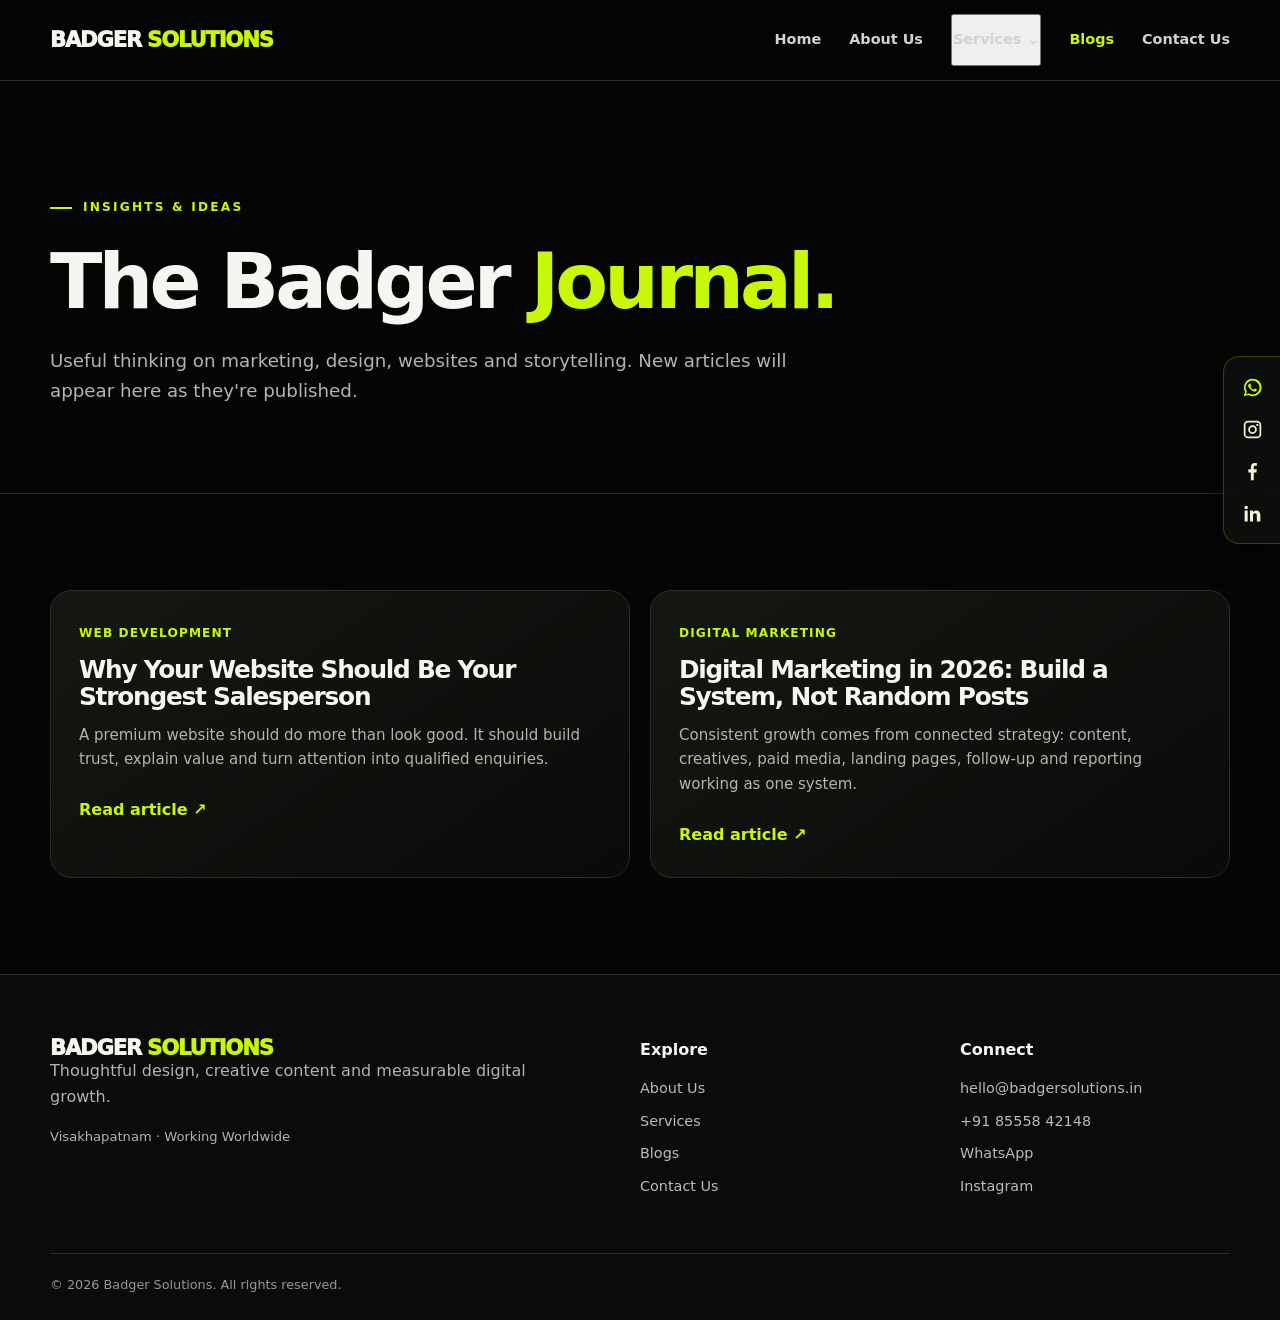
<file: blogs/index.html>
<!doctype html><html lang="en"><head><meta charset="utf-8"><meta name="viewport" content="width=device-width,initial-scale=1"><meta name="theme-color" content="#050505"><meta name="description" content="Read digital marketing, branding, website design and SEO insights from Badger Solutions."><link rel="canonical" href="https://badgersolutions.in/blogs/"><meta property="og:type" content="website"><meta property="og:title" content="Blogs | Badger Solutions"><meta property="og:description" content="Read digital marketing, branding, website design and SEO insights from Badger Solutions."><meta property="og:url" content="https://badgersolutions.in/blogs/"><link rel="icon" href="/favicon.ico?v=7"><link rel="stylesheet" href="/assets/site.css"><title>Blogs | Badger Solutions</title></head><body><a class="skip" href="#main">Skip to content</a><header class="nav"><div class="wrap nav-inner"><a class="brand" href="/" aria-label="Badger Solutions home"><span>BADGER</span><span class="brand-second">SOLUTIONS</span></a><button id="toggle" class="nav-toggle" aria-expanded="false" aria-controls="menu" aria-label="Toggle navigation">☰ Menu</button><nav id="menu" class="menu" aria-label="Main navigation"><a  href="/">Home</a><a  href="/about/">About Us</a><div class="drop" id="servicesDrop"><button class="drop-trigger " id="dropButton" aria-expanded="false" aria-controls="dropItems" type="button">Services <span aria-hidden="true">⌄</span></button><div class="drop-menu" id="dropItems"><a href="/services/">All Services</a><a href="/services/seo/">Search Engine Optimization</a><a href="/services/social-media-marketing/">Social Media Marketing</a><a href="/services/website-design/">Website Design & UX</a><a href="/services/content-marketing/">Content Marketing</a><a href="/services/graphic-design/">Graphic Designing</a><a href="/services/video-editing/">Video Editing</a></div></div><a class="active" aria-current="page" href="/blogs/">Blogs</a><a  href="/contact/">Contact Us</a></nav></div></header><main id="main"><div class="page-hero"><div class="wrap"><span class="eyebrow">Insights & ideas</span><h1>The Badger <span class="lime">Journal.</span></h1><p class="lead">Useful thinking on marketing, design, websites and storytelling. New articles will appear here as they're published.</p></div></div><section><div class="wrap"><div id="blogList" class="blog-list" aria-live="polite"><p>Loading articles…</p></div></div></section></main><footer class="footer"><div class="wrap"><div class="foot-grid"><div><a href="/" class="brand"><span>BADGER</span><span class="brand-second">SOLUTIONS</span></a><p>Thoughtful design, creative content and measurable digital growth.</p><p class="small">Visakhapatnam · Working Worldwide</p></div><div><h4>Explore</h4><a href="/about/">About Us</a><a href="/services/">Services</a><a href="/blogs/">Blogs</a><a href="/contact/">Contact Us</a></div><div><h4>Connect</h4><a href="mailto:hello@badgersolutions.in">hello@badgersolutions.in</a><a href="tel:+918555842148">+91 85558 42148</a><a href="https://wa.me/918555842148" target="_blank" rel="noopener noreferrer">WhatsApp</a><a href="https://www.instagram.com/badger_solutions" target="_blank" rel="noopener noreferrer">Instagram</a></div></div><div class="foot-bottom">© <span id="year"></span> Badger Solutions. All rights reserved.</div></div></footer><script src="/assets/site.js" defer></script><script>const escapeHtml=s=>String(s??'').replace(/[&<>"']/g,c=>({'&':'&amp;','<':'&lt;','>':'&gt;','"':'&quot;',"'":'&#39;'}[c]));fetch('/blog-data.json').then(r=>{if(!r.ok)throw Error('Blog unavailable');return r.json()}).then(d=>{const posts=(d.posts||[]).filter(p=>p.status==='published');const container=document.getElementById('blogList');if(!posts.length){container.innerHTML='<p>No articles published yet. Check back soon.</p>';return}container.innerHTML=posts.map(p=>'<article class="card"><span class="blog-meta">'+escapeHtml(p.category)+'</span><h3>'+escapeHtml(p.title)+'</h3><p>'+escapeHtml(p.excerpt)+'</p><a class="arrow" href="/blogs/post/?slug='+encodeURIComponent(p.slug)+'">Read article ↗</a></article>').join('')}).catch(()=>document.getElementById('blogList').textContent='Articles are currently unavailable. Please check back later.')</script></body></html>
</file>
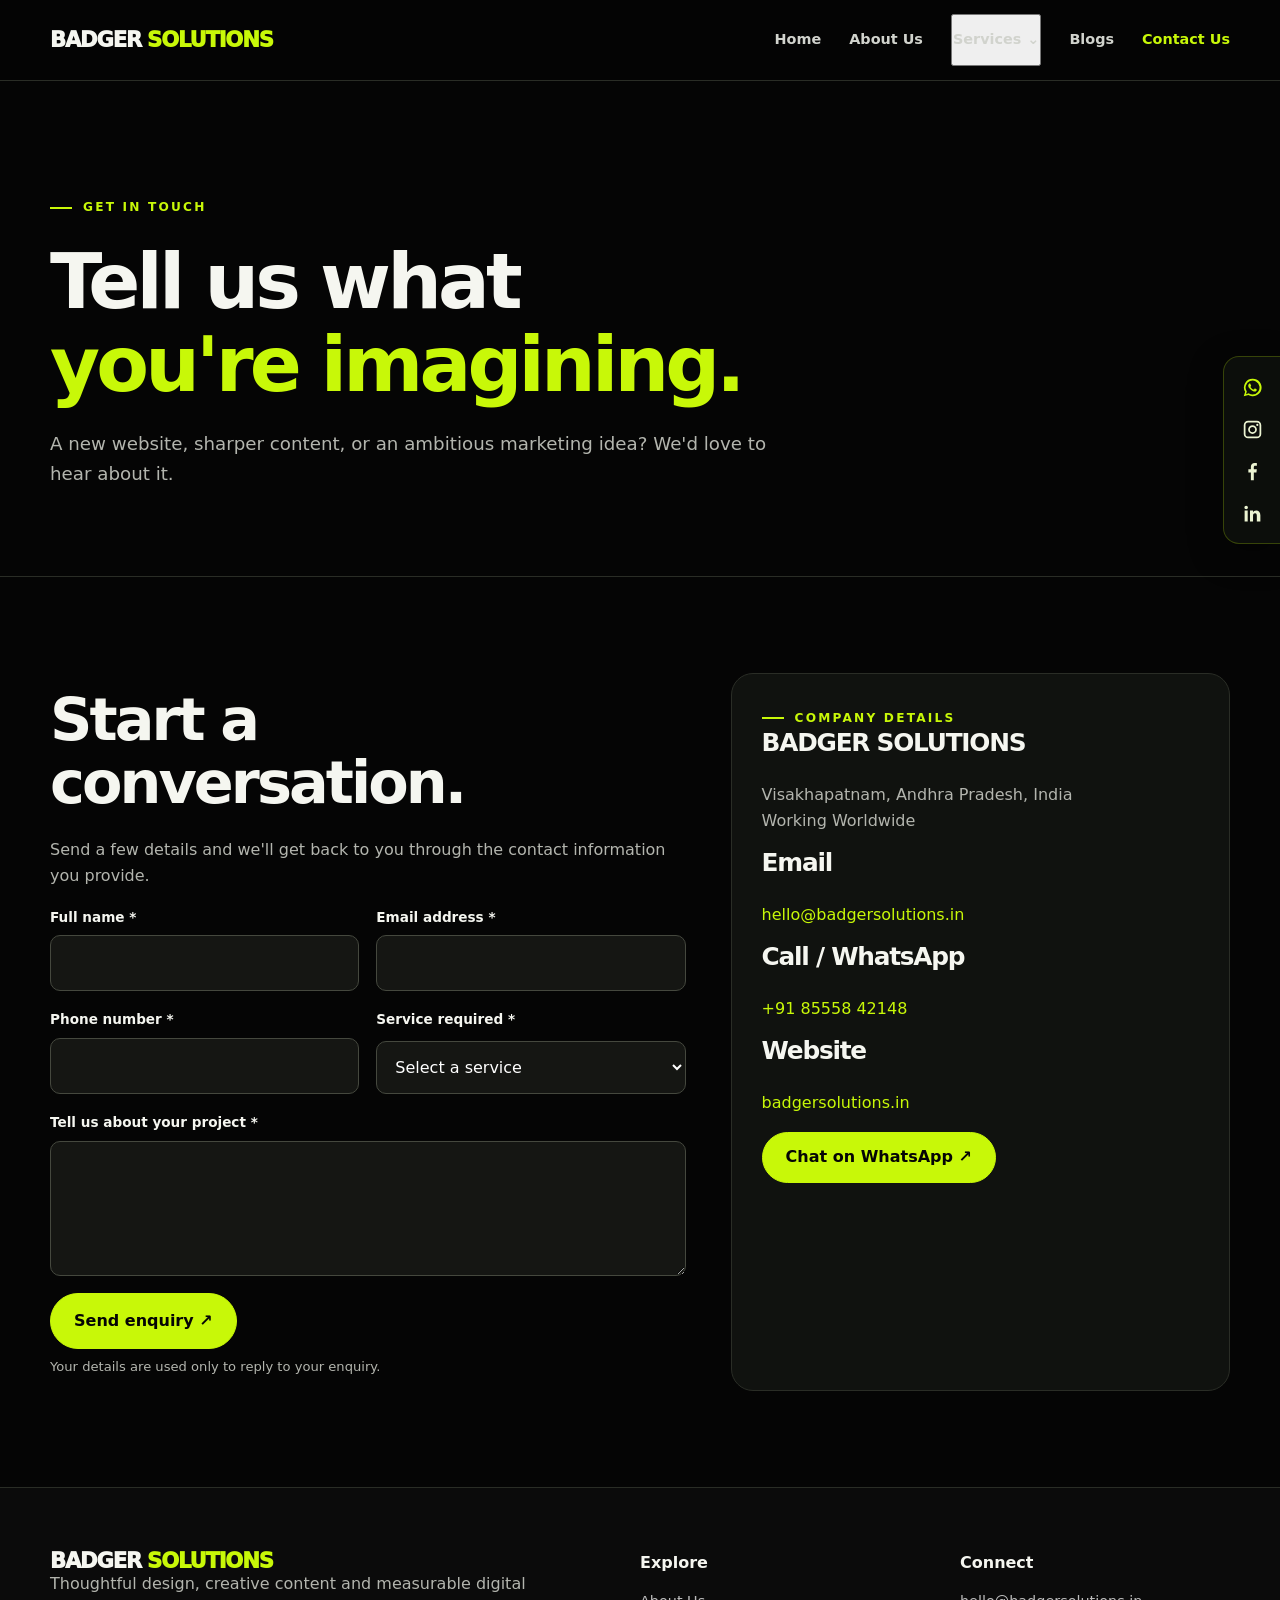
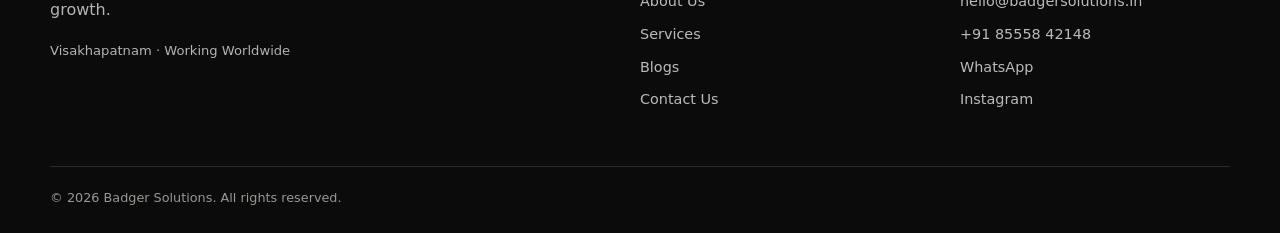
<file: contact/index.html>
<!doctype html><html lang="en"><head><meta charset="utf-8"><meta name="viewport" content="width=device-width,initial-scale=1"><meta name="theme-color" content="#050505"><meta name="description" content="Contact Badger Solutions in Visakhapatnam, working worldwide. Send us a project enquiry."><link rel="canonical" href="https://badgersolutions.in/contact/"><meta property="og:type" content="website"><meta property="og:title" content="Contact Us | Badger Solutions"><meta property="og:description" content="Contact Badger Solutions in Visakhapatnam, working worldwide. Send us a project enquiry."><meta property="og:url" content="https://badgersolutions.in/contact/"><link rel="icon" href="/favicon.ico?v=7"><link rel="stylesheet" href="/assets/site.css"><title>Contact Us | Badger Solutions</title></head><body><a class="skip" href="#main">Skip to content</a><header class="nav"><div class="wrap nav-inner"><a class="brand" href="/" aria-label="Badger Solutions home"><span>BADGER</span><span class="brand-second">SOLUTIONS</span></a><button id="toggle" class="nav-toggle" aria-expanded="false" aria-controls="menu" aria-label="Toggle navigation">☰ Menu</button><nav id="menu" class="menu" aria-label="Main navigation"><a  href="/">Home</a><a  href="/about/">About Us</a><div class="drop" id="servicesDrop"><button class="drop-trigger " id="dropButton" aria-expanded="false" aria-controls="dropItems" type="button">Services <span aria-hidden="true">⌄</span></button><div class="drop-menu" id="dropItems"><a href="/services/">All Services</a><a href="/services/seo/">Search Engine Optimization</a><a href="/services/social-media-marketing/">Social Media Marketing</a><a href="/services/website-design/">Website Design & UX</a><a href="/services/content-marketing/">Content Marketing</a><a href="/services/graphic-design/">Graphic Designing</a><a href="/services/video-editing/">Video Editing</a></div></div><a  href="/blogs/">Blogs</a><a class="active" aria-current="page" href="/contact/">Contact Us</a></nav></div></header><main id="main"><div class="page-hero"><div class="wrap"><span class="eyebrow">Get in touch</span><h1>Tell us what<br><span class="lime">you're imagining.</span></h1><p class="lead">A new website, sharper content, or an ambitious marketing idea? We'd love to hear about it.</p></div></div><section><div class="wrap form-grid"><div><h2>Start a conversation.</h2><p>Send a few details and we'll get back to you through the contact information you provide.</p><form class="form" action="https://formsubmit.co/hello@badgersolutions.in" method="POST"><input type="hidden" name="_subject" value="New website enquiry — Badger Solutions"><input type="hidden" name="_next" value="https://badgersolutions.in/contact/?submitted=1"><input type="text" name="_honey" style="display:none" tabindex="-1" autocomplete="off"><div class="field"><label for="name">Full name *</label><input id="name" name="name" required autocomplete="name" maxlength="100"></div><div class="field"><label for="email">Email address *</label><input id="email" name="email" type="email" required autocomplete="email"></div><div class="field"><label for="phone">Phone number *</label><input id="phone" name="phone" type="tel" required autocomplete="tel" maxlength="25"></div><div class="field"><label for="service">Service required *</label><select id="service" name="service" required><option value="">Select a service</option><option value="Search Engine Optimization">Search Engine Optimization</option><option value="Social Media Marketing">Social Media Marketing</option><option value="Website Design & UX">Website Design & UX</option><option value="Content Marketing">Content Marketing</option><option value="Graphic Designing">Graphic Designing</option><option value="Video Editing">Video Editing</option><option value="Other">Other</option></select></div><div class="field wide"><label for="message">Tell us about your project *</label><textarea id="message" name="message" required maxlength="3000"></textarea></div><div class="field wide"><button type="submit" class="btn">Send enquiry ↗</button><p class="small">Your details are used only to reply to your enquiry.</p><p id="formStatus" role="status" aria-live="polite" hidden></p></div></form></div><aside class="details"><span class="eyebrow">Company Details</span><h3>BADGER SOLUTIONS</h3><p>Visakhapatnam, Andhra Pradesh, India<br>Working Worldwide</p><h3>Email</h3><p><a href="mailto:hello@badgersolutions.in">hello@badgersolutions.in</a></p><h3>Call / WhatsApp</h3><p><a href="tel:+918555842148">+91 85558 42148</a></p><h3>Website</h3><p><a href="https://badgersolutions.in/">badgersolutions.in</a></p><a class="btn" href="https://wa.me/918555842148" target="_blank" rel="noopener noreferrer">Chat on WhatsApp ↗</a></aside></div></section></main><footer class="footer"><div class="wrap"><div class="foot-grid"><div><a href="/" class="brand"><span>BADGER</span><span class="brand-second">SOLUTIONS</span></a><p>Thoughtful design, creative content and measurable digital growth.</p><p class="small">Visakhapatnam · Working Worldwide</p></div><div><h4>Explore</h4><a href="/about/">About Us</a><a href="/services/">Services</a><a href="/blogs/">Blogs</a><a href="/contact/">Contact Us</a></div><div><h4>Connect</h4><a href="mailto:hello@badgersolutions.in">hello@badgersolutions.in</a><a href="tel:+918555842148">+91 85558 42148</a><a href="https://wa.me/918555842148" target="_blank" rel="noopener noreferrer">WhatsApp</a><a href="https://www.instagram.com/badger_solutions" target="_blank" rel="noopener noreferrer">Instagram</a></div></div><div class="foot-bottom">© <span id="year"></span> Badger Solutions. All rights reserved.</div></div></footer><script src="/assets/site.js" defer></script><script>const q=new URLSearchParams(location.search),selected=q.get('service');if(selected){const s=document.getElementById('service');if([...s.options].some(o=>o.value===selected))s.value=selected}if(q.get('submitted')==='1'){const status=document.getElementById('formStatus');status.hidden=false;status.textContent='Thank you for your enquiry. If the form provider accepted your submission, it will be delivered to our inbox.';history.replaceState({},'',location.pathname)}</script></body></html>
</file>
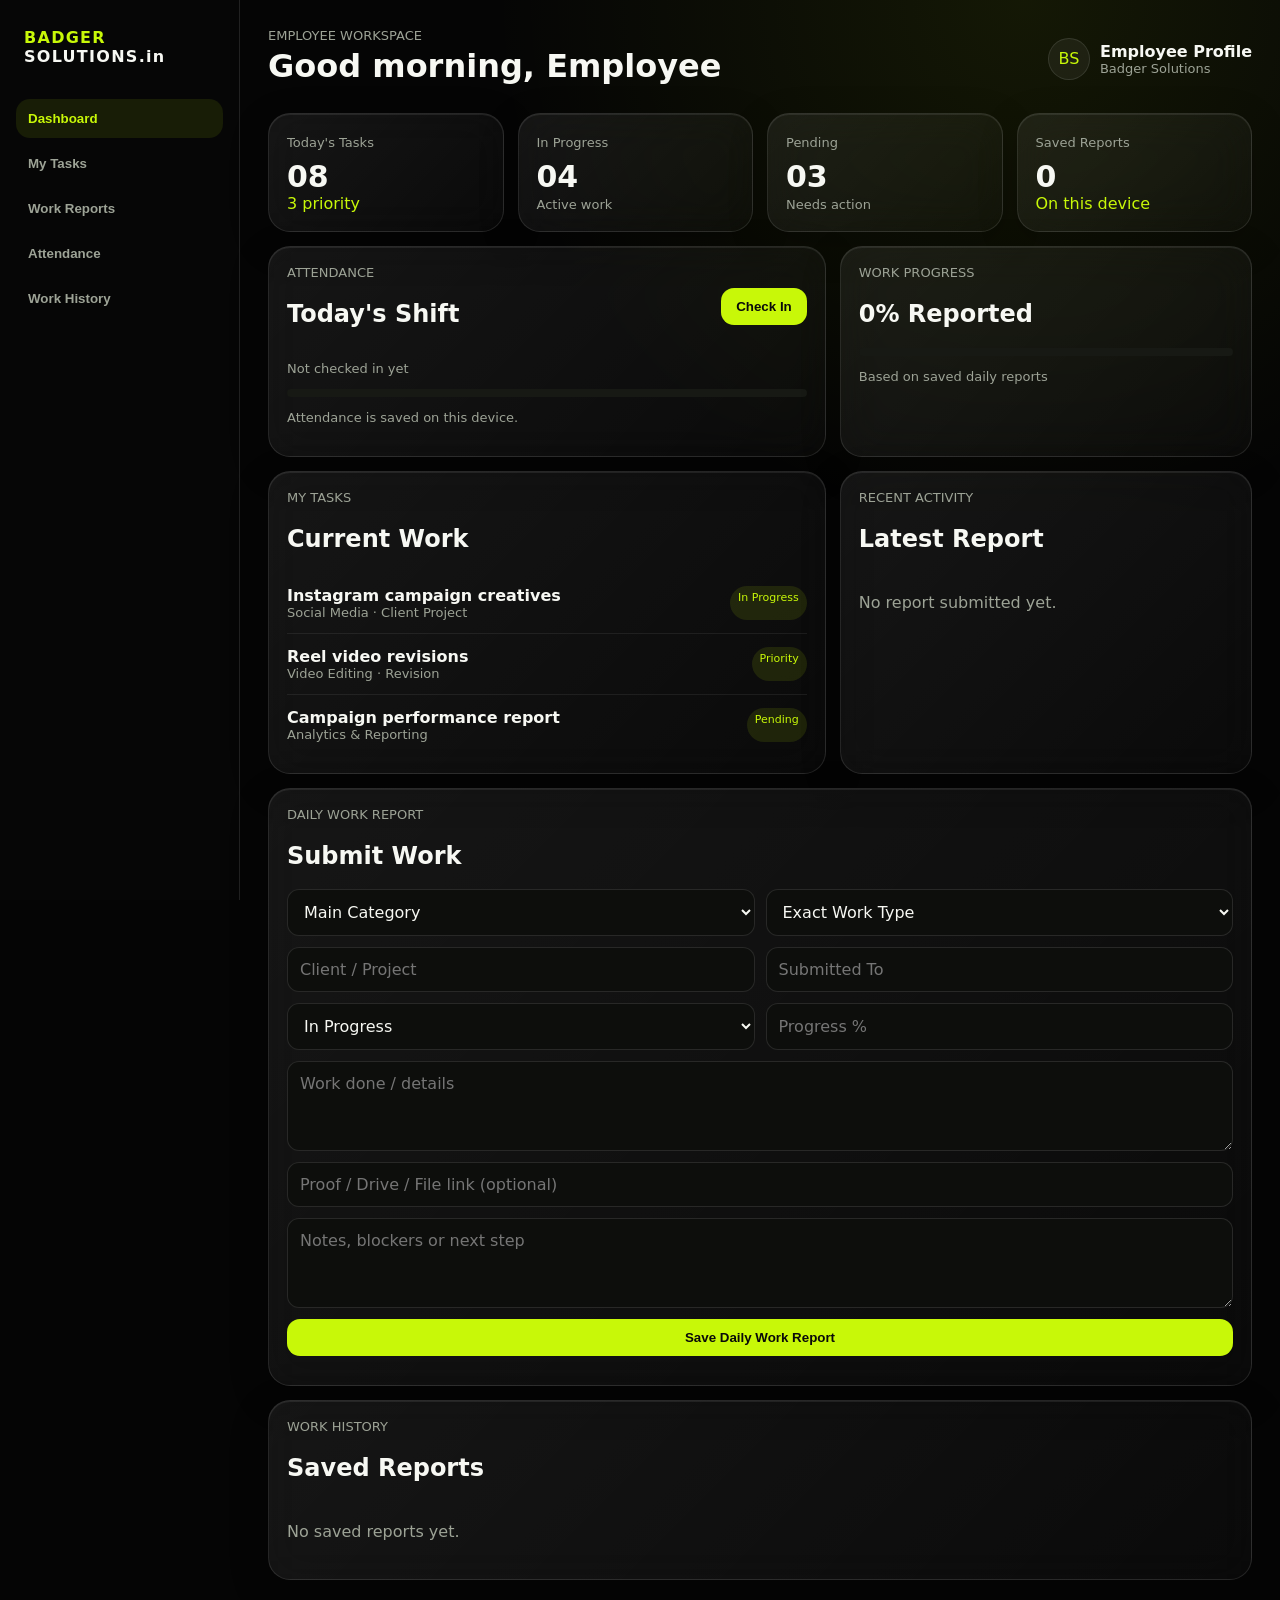
<file: employee/index.html>
<!doctype html><html lang="en"><head><meta charset="utf-8"><meta name="viewport" content="width=device-width,initial-scale=1"><title>Badger Solutions | Employee Panel</title><style>:root{--bg:#050505;--lime:#C8F808;--text:#f7f8f3;--muted:#9da396;--glass:rgba(255,255,255,.055);--line:rgba(255,255,255,.11)}*{box-sizing:border-box}html{scroll-behavior:smooth}body{margin:0;background:radial-gradient(circle at 80% 0,rgba(200,248,8,.08),transparent 28%),var(--bg);color:var(--text);font-family:Inter,system-ui,sans-serif}.app{display:grid;grid-template-columns:240px 1fr;min-height:100vh}.side{padding:24px 16px;border-right:1px solid var(--line);background:rgba(8,8,8,.72);backdrop-filter:blur(22px);position:sticky;top:0;height:100vh}.brand{font-weight:900;letter-spacing:.08em;margin:4px 8px 30px}.brand span{color:var(--lime)}nav button,.bottom button{width:100%;border:0;background:transparent;color:var(--muted);padding:12px;border-radius:14px;text-align:left;margin:3px 0;font-weight:650;cursor:pointer}nav button.active,nav button:hover{background:rgba(200,248,8,.09);color:var(--lime)}main{padding:28px;max-width:1500px;width:100%;margin:auto}.top{display:flex;justify-content:space-between;gap:16px;align-items:center;margin-bottom:24px}.profile{display:flex;align-items:center;gap:10px}.avatar{width:42px;height:42px;border-radius:50%;display:grid;place-items:center;background:var(--glass);border:1px solid var(--line);color:var(--lime)}.grid{display:grid;grid-template-columns:repeat(4,1fr);gap:14px}.card{background:linear-gradient(135deg,rgba(255,255,255,.07),rgba(255,255,255,.025));border:1px solid var(--line);border-radius:22px;padding:18px;backdrop-filter:blur(20px);box-shadow:inset 0 1px rgba(255,255,255,.08),0 12px 40px rgba(0,0,0,.18);animation:rise .45s ease both}.metric b{font-size:30px;display:block;margin-top:8px}.muted{color:var(--muted);font-size:13px}.lime{color:var(--lime)}.cols{display:grid;grid-template-columns:1.15fr .85fr;gap:14px;margin-top:14px}.btn{border:0;border-radius:13px;padding:11px 15px;background:var(--lime);color:#0a0a0a;font-weight:800;cursor:pointer;transition:.2s}.btn:hover{transform:translateY(-1px);box-shadow:0 0 24px rgba(200,248,8,.15)}.btn.alt{background:rgba(255,255,255,.07);color:var(--text);border:1px solid var(--line)}.progress{height:8px;background:#171914;border-radius:10px;overflow:hidden}.progress i{display:block;height:100%;width:76%;background:var(--lime);border-radius:10px;transition:width .5s}.task{padding:13px 0;border-bottom:1px solid rgba(255,255,255,.07);display:flex;justify-content:space-between;gap:10px}.task:last-child{border:0}.tag{font-size:11px;padding:5px 8px;border-radius:20px;background:rgba(200,248,8,.1);color:var(--lime);white-space:nowrap}.form{display:grid;grid-template-columns:1fr 1fr;gap:11px}.form .full{grid-column:1/-1}input,select,textarea{width:100%;padding:12px;border-radius:12px;border:1px solid var(--line);background:#0d0e0c;color:var(--text);font:inherit;outline:none}input:focus,select:focus,textarea:focus{border-color:rgba(200,248,8,.5);box-shadow:0 0 0 3px rgba(200,248,8,.06)}textarea{min-height:90px;resize:vertical}.bottom{display:none}.history{margin-top:14px}.empty{padding:20px 0;color:var(--muted)}@keyframes rise{from{opacity:0;transform:translateY(8px)}}@media(max-width:900px){.app{display:block}.side{display:none}main{padding:18px 14px 90px}.grid{grid-template-columns:1fr 1fr}.cols{grid-template-columns:1fr}.bottom{display:grid;grid-template-columns:repeat(4,1fr);position:fixed;bottom:10px;left:10px;right:10px;background:rgba(13,14,12,.88);border:1px solid var(--line);backdrop-filter:blur(22px);border-radius:18px;padding:6px;z-index:9}.bottom button{text-align:center;font-size:11px;padding:10px 4px}.form{grid-template-columns:1fr}.form .full{grid-column:auto}}@media(max-width:520px){.metric b{font-size:25px}.top h1{font-size:22px}.profile small{display:none}}</style></head><body><div class="app"><aside class="side"><div class="brand"><span>BADGER</span> SOLUTIONS.in</div><nav><button class="active" data-go="dashboard">Dashboard</button><button data-go="tasks">My Tasks</button><button data-go="report">Work Reports</button><button data-go="attendanceCard">Attendance</button><button data-go="history">Work History</button></nav></aside><main><header class="top"><div><div class="muted">EMPLOYEE WORKSPACE</div><h1 style="margin:4px 0" id="greeting">Employee Dashboard</h1></div><div class="profile"><div class="avatar">BS</div><div><b>Employee Profile</b><small class="muted" style="display:block">Badger Solutions</small></div></div></header><section id="dashboard" class="grid"><div class="card metric"><span class="muted">Today's Tasks</span><b>08</b><span class="lime">3 priority</span></div><div class="card metric"><span class="muted">In Progress</span><b>04</b><span class="muted">Active work</span></div><div class="card metric"><span class="muted">Pending</span><b>03</b><span class="muted">Needs action</span></div><div class="card metric"><span class="muted">Saved Reports</span><b id="reportCount">0</b><span class="lime">On this device</span></div></section><section class="cols"><div class="card" id="attendanceCard"><div style="display:flex;justify-content:space-between;align-items:center"><div><div class="muted">ATTENDANCE</div><h2>Today's Shift</h2></div><button class="btn" id="attendance">Check In</button></div><p id="attText" class="muted">Not checked in yet</p><div class="progress"><i id="shiftBar" style="width:0"></i></div><p class="muted" id="shiftMeta">Attendance is saved on this device.</p></div><div class="card"><div class="muted">WORK PROGRESS</div><h2><span id="progressText">0</span>% Reported</h2><div class="progress"><i id="workBar" style="width:0"></i></div><p class="muted">Based on saved daily reports</p></div></section><section class="cols" id="tasks"><div class="card"><div class="muted">MY TASKS</div><h2>Current Work</h2><div class="task"><div><b>Instagram campaign creatives</b><div class="muted">Social Media · Client Project</div></div><span class="tag">In Progress</span></div><div class="task"><div><b>Reel video revisions</b><div class="muted">Video Editing · Revision</div></div><span class="tag">Priority</span></div><div class="task"><div><b>Campaign performance report</b><div class="muted">Analytics & Reporting</div></div><span class="tag">Pending</span></div></div><div class="card"><div class="muted">RECENT ACTIVITY</div><h2>Latest Report</h2><div id="latest" class="empty">No report submitted yet.</div></div></section><section class="card" id="report" style="margin-top:14px"><div class="muted">DAILY WORK REPORT</div><h2>Submit Work</h2><form id="reportForm" class="form"><select name="category" required><option value="">Main Category</option><option>Social Media & Marketing</option><option>Design & Creatives</option><option>Video & Motion</option><option>Content & Copy</option><option>SEO & Local SEO</option><option>Paid Advertising</option><option>Website & Development</option><option>Lead Generation</option><option>Communication</option><option>Analytics & Reporting</option><option>Branding & ORM</option><option>E-commerce</option></select><select name="workType" required><option value="">Exact Work Type</option><option>SMM</option><option>Social Media Management</option><option>Graphic Designing</option><option>Video Editing</option><option>Reels Editing</option><option>Motion Graphics</option><option>Content Creation</option><option>Script Writing</option><option>SEO</option><option>Local SEO / Google Business Profile</option><option>Google Ads / PPC</option><option>Meta Ads</option><option>Website Development</option><option>Email Marketing</option><option>WhatsApp Marketing</option><option>Influencer Marketing</option><option>Lead Generation</option><option>Analytics & Reporting</option><option>E-commerce Marketing</option><option>Branding</option><option>Client Email</option><option>Client Call</option><option>Internal Meeting / Call</option></select><input name="project" placeholder="Client / Project" required><input name="submittedTo" placeholder="Submitted To" required><select name="status"><option>In Progress</option><option>Pending</option><option>Completed</option><option>Submitted</option><option>Revision Required</option></select><input name="progress" type="number" min="0" max="100" placeholder="Progress %"><textarea name="details" class="full" placeholder="Work done / details" required></textarea><input name="proof" class="full" placeholder="Proof / Drive / File link (optional)"><textarea name="notes" class="full" placeholder="Notes, blockers or next step"></textarea><button class="btn full" type="submit">Save Daily Work Report</button><div id="msg" class="muted full" aria-live="polite"></div></form></section><section class="card history" id="history"><div class="muted">WORK HISTORY</div><h2>Saved Reports</h2><div id="historyList" class="empty">No saved reports yet.</div></section></main></div><div class="bottom"><button data-go="dashboard">Home</button><button data-go="tasks">Tasks</button><button data-go="report">Report</button><button data-go="history">History</button></div><script>const $=s=>document.querySelector(s),$$=s=>document.querySelectorAll(s),key='badgerEmployeeReportsV2',attKey='badgerAttendanceV2';let reports=JSON.parse(localStorage.getItem(key)||'[]'),att=JSON.parse(localStorage.getItem(attKey)||'null');const esc=s=>String(s||'').replace(/[&<>"']/g,m=>({'&':'&amp;','<':'&lt;','>':'&gt;','"':'&quot;',"'":'&#39;'}[m]));function render(){reportCount.textContent=reports.length;const avg=reports.length?Math.round(reports.reduce((a,r)=>a+(+r.progress||0),0)/reports.length):0;progressText.textContent=avg;workBar.style.width=avg+'%';latest.innerHTML=reports.length?`<div class="task"><div><b>${esc(reports[0].workType)}</b><div class="muted">${esc(reports[0].project)} · ${esc(reports[0].time)}</div></div><span class="tag">${esc(reports[0].status)}</span></div>`:'No report submitted yet.';historyList.innerHTML=reports.length?reports.slice(0,12).map(r=>`<div class="task"><div><b>${esc(r.workType)}</b><div class="muted">${esc(r.project)} · Submitted to ${esc(r.submittedTo)} · ${esc(r.time)}</div></div><span class="tag">${esc(r.status)}</span></div>`).join(''):'No saved reports yet.'}function renderAtt(){if(!att){attendance.textContent='Check In';attText.textContent='Not checked in yet';shiftBar.style.width='0';return}if(att.active){attendance.textContent='Check Out';attText.textContent='Checked in at '+att.in;shiftBar.style.width='55%';shiftMeta.textContent='Shift active · attendance saved on this device.'}else{attendance.textContent='Check In';attText.textContent='Last shift: '+att.in+' – '+att.out;shiftBar.style.width='100%';shiftMeta.textContent='Attendance recorded on this device.'}}attendance.addEventListener('click',()=>{const now=new Date().toLocaleTimeString([],{hour:'2-digit',minute:'2-digit'});if(!att||!att.active)att={active:true,in:now,date:new Date().toLocaleDateString()};else att={...att,active:false,out:now};localStorage.setItem(attKey,JSON.stringify(att));renderAtt()});reportForm.addEventListener('submit',e=>{e.preventDefault();const f=new FormData(e.target),r=Object.fromEntries(f.entries());r.time=new Date().toLocaleString();reports.unshift(r);localStorage.setItem(key,JSON.stringify(reports));msg.textContent='Daily work report saved successfully on this device.';e.target.reset();render();setTimeout(()=>msg.textContent='',3500)});$$('[data-go]').forEach(b=>b.onclick=()=>document.getElementById(b.dataset.go).scrollIntoView({behavior:'smooth'}));const h=new Date().getHours();greeting.textContent=(h<12?'Good morning':h<17?'Good afternoon':'Good evening')+', Employee';render();renderAtt();</script></body></html>
</file>
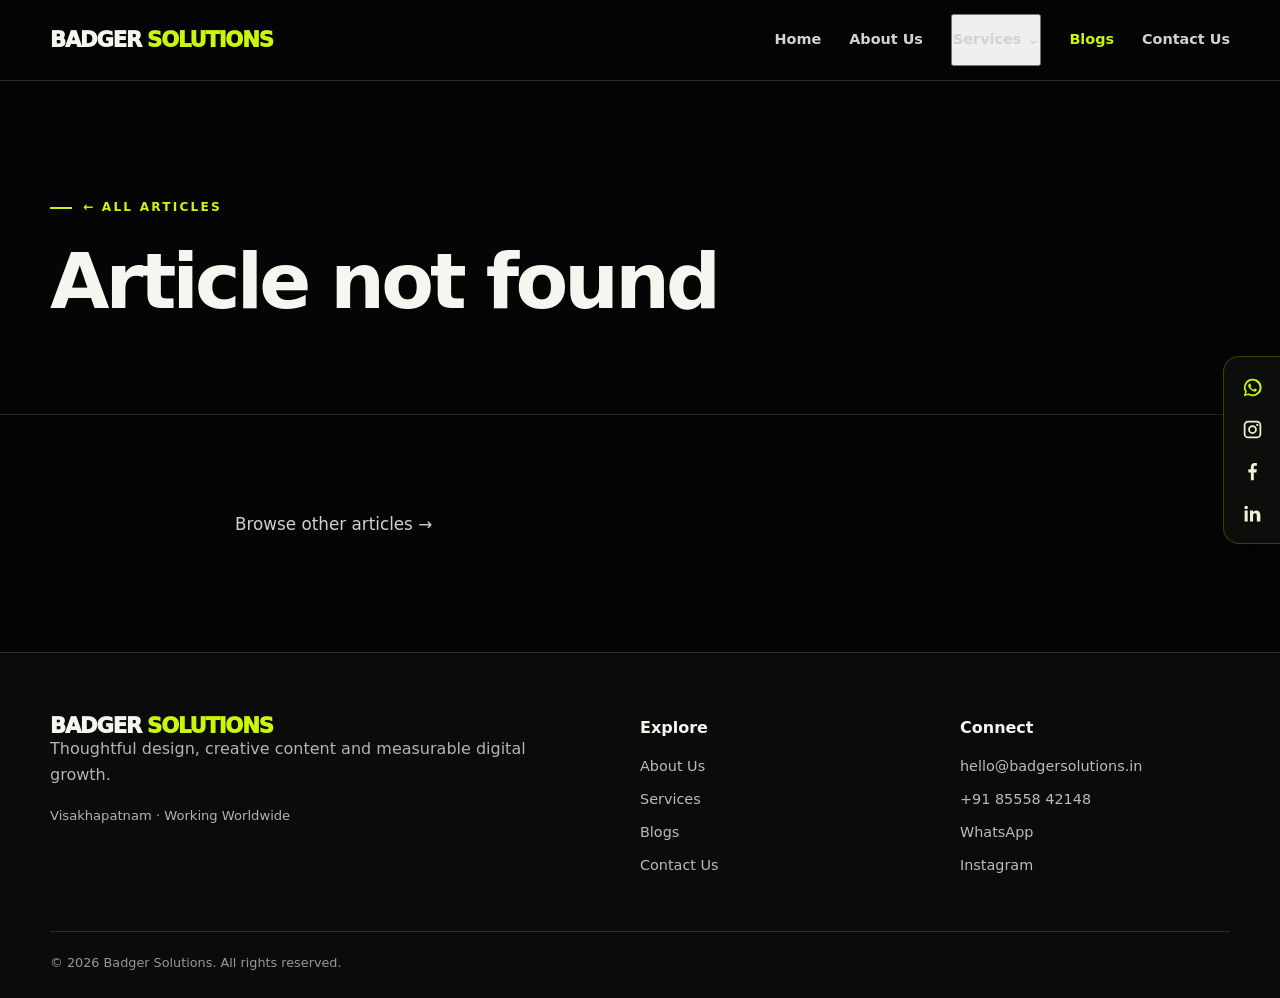
<file: blogs/post/index.html>
<!doctype html><html lang="en"><head><meta charset="utf-8"><meta name="viewport" content="width=device-width,initial-scale=1"><meta name="theme-color" content="#050505"><meta name="description" content="Articles and insights from Badger Solutions."><link rel="canonical" href="https://badgersolutions.in/blogs/post/"><meta property="og:type" content="website"><meta property="og:title" content="Blog Article | Badger Solutions"><meta property="og:description" content="Articles and insights from Badger Solutions."><meta property="og:url" content="https://badgersolutions.in/blogs/post/"><link rel="icon" href="/favicon.ico?v=7"><link rel="stylesheet" href="/assets/site.css"><title>Blog Article | Badger Solutions</title></head><body><a class="skip" href="#main">Skip to content</a><header class="nav"><div class="wrap nav-inner"><a class="brand" href="/" aria-label="Badger Solutions home"><span>BADGER</span><span class="brand-second">SOLUTIONS</span></a><button id="toggle" class="nav-toggle" aria-expanded="false" aria-controls="menu" aria-label="Toggle navigation">☰ Menu</button><nav id="menu" class="menu" aria-label="Main navigation"><a  href="/">Home</a><a  href="/about/">About Us</a><div class="drop" id="servicesDrop"><button class="drop-trigger " id="dropButton" aria-expanded="false" aria-controls="dropItems" type="button">Services <span aria-hidden="true">⌄</span></button><div class="drop-menu" id="dropItems"><a href="/services/">All Services</a><a href="/services/seo/">Search Engine Optimization</a><a href="/services/social-media-marketing/">Social Media Marketing</a><a href="/services/website-design/">Website Design & UX</a><a href="/services/content-marketing/">Content Marketing</a><a href="/services/graphic-design/">Graphic Designing</a><a href="/services/video-editing/">Video Editing</a></div></div><a class="active" aria-current="page" href="/blogs/">Blogs</a><a  href="/contact/">Contact Us</a></nav></div></header><main id="main"><div class="page-hero"><div class="wrap"><a class="eyebrow" href="/blogs/">← All articles</a><h1 id="articleTitle">Loading article…</h1><p id="articleExcerpt" class="lead"></p></div></div><section><div class="wrap article"><div class="blog-meta" id="articleCategory"></div><div id="articleBody" class="article-body"></div></div></section></main><footer class="footer"><div class="wrap"><div class="foot-grid"><div><a href="/" class="brand"><span>BADGER</span><span class="brand-second">SOLUTIONS</span></a><p>Thoughtful design, creative content and measurable digital growth.</p><p class="small">Visakhapatnam · Working Worldwide</p></div><div><h4>Explore</h4><a href="/about/">About Us</a><a href="/services/">Services</a><a href="/blogs/">Blogs</a><a href="/contact/">Contact Us</a></div><div><h4>Connect</h4><a href="mailto:hello@badgersolutions.in">hello@badgersolutions.in</a><a href="tel:+918555842148">+91 85558 42148</a><a href="https://wa.me/918555842148" target="_blank" rel="noopener noreferrer">WhatsApp</a><a href="https://www.instagram.com/badger_solutions" target="_blank" rel="noopener noreferrer">Instagram</a></div></div><div class="foot-bottom">© <span id="year"></span> Badger Solutions. All rights reserved.</div></div></footer><script src="/assets/site.js" defer></script><script>const q=new URLSearchParams(location.search).get('slug');const e=s=>String(s??'').replace(/[&<>"']/g,c=>({'&':'&amp;','<':'&lt;','>':'&gt;','"':'&quot;',"'":'&#39;'}[c]));fetch('/blog-data.json').then(r=>r.json()).then(d=>{const p=(d.posts||[]).find(p=>p.slug===q&&p.status==='published');if(!p)throw Error('Article not found');document.title=p.title+' | Badger Solutions';document.getElementById('articleTitle').textContent=p.title;document.getElementById('articleExcerpt').textContent=p.excerpt||'';document.getElementById('articleCategory').textContent=p.category||'';document.getElementById('articleBody').innerHTML=String(p.content||'').split(/\n\s*\n/).map(x=>'<p>'+e(x)+'</p>').join('')}).catch(()=>{document.getElementById('articleTitle').textContent='Article not found';document.getElementById('articleBody').innerHTML='<p><a href="/blogs/">Browse other articles →</a></p>'})</script></body></html>
</file>
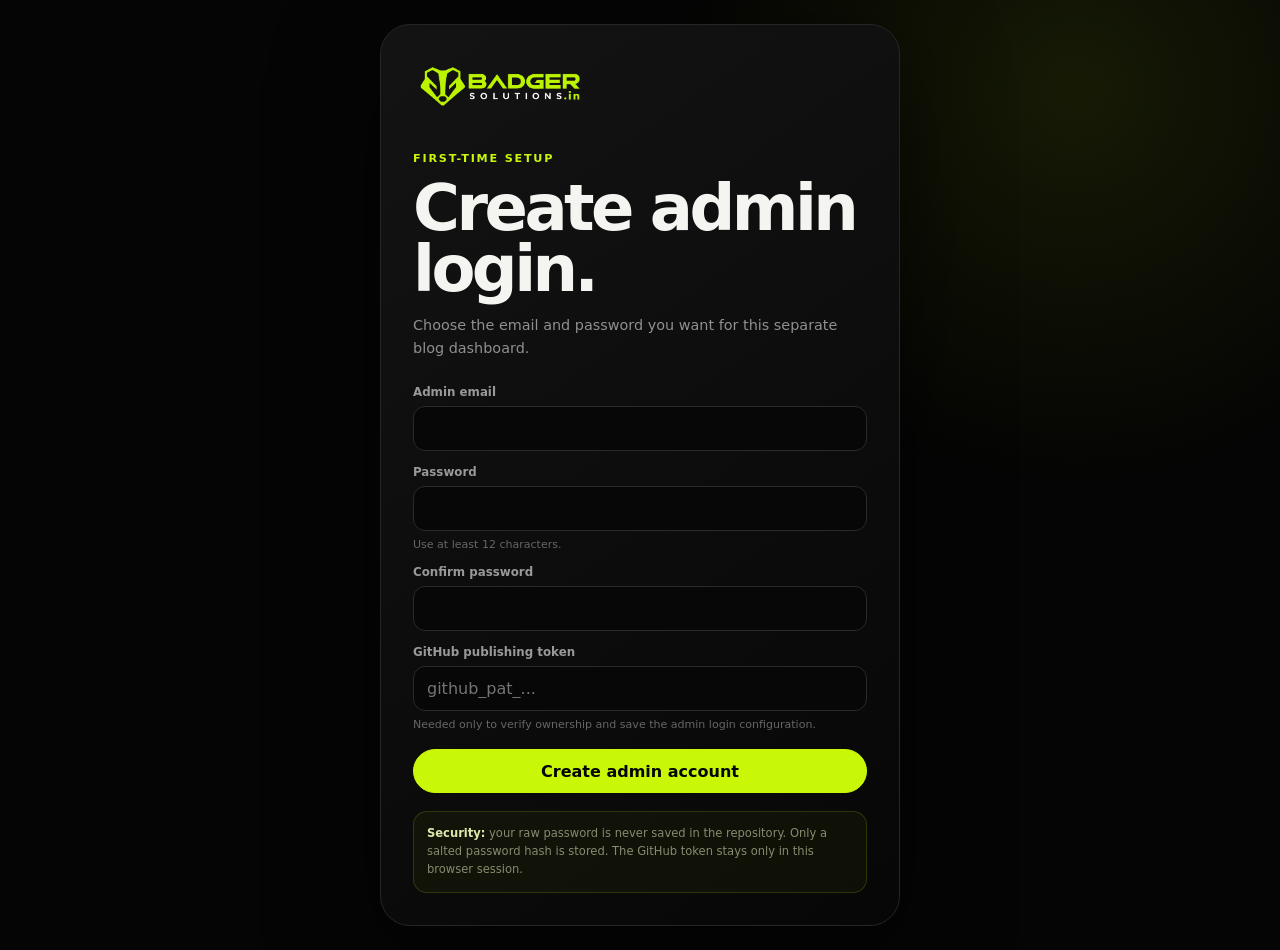
<file: blog-dashboard.html>
<!DOCTYPE html>
<html lang="en">
<head>
<meta charset="UTF-8"><meta name="viewport" content="width=device-width,initial-scale=1"><meta name="robots" content="noindex,nofollow"><meta name="theme-color" content="#050505"><link rel="shortcut icon" href="/favicon.ico?v=7"><title>Blog Admin | Badger Solutions</title>
<style>
:root{--bg:#050505;--panel:#0d0d0d;--soft:#141414;--lime:#c8f808;--text:#f4f4f1;--muted:#969696;--line:#242424;--danger:#ff6262;--radius:22px}*{box-sizing:border-box;margin:0;padding:0}body{min-height:100vh;background:var(--bg);color:var(--text);font-family:Inter,ui-sans-serif,system-ui,-apple-system,BlinkMacSystemFont,"Segoe UI",sans-serif}body:before{content:"";position:fixed;inset:0;pointer-events:none;background:radial-gradient(circle at 84% 10%,rgba(200,248,8,.09),transparent 30%);z-index:-1}a{color:inherit;text-decoration:none}button,input,select,textarea{font:inherit}:where(button,a,input,select,textarea):focus-visible{outline:3px solid var(--lime);outline-offset:3px}.hidden{display:none!important}.btn{border:1px solid #303030;border-radius:999px;min-height:44px;padding:0 18px;background:#0d0d0d;color:#ededed;font-weight:800;cursor:pointer;display:inline-flex;align-items:center;justify-content:center;gap:8px;transition:.25s}.btn:hover{transform:translateY(-2px);border-color:var(--lime)}.btn-primary{background:var(--lime);border-color:var(--lime);color:#050505}.btn-danger{color:#ff9b9b;border-color:rgba(255,98,98,.35)}.field{display:grid;gap:7px}.field label{font-size:.74rem;color:#999;font-weight:800}.field input,.field select,.field textarea{width:100%;border:1px solid #2a2a2a;border-radius:12px;background:#070707;color:#f2f2f2;padding:12px 13px;outline:none}.field textarea{min-height:130px;resize:vertical}.field input:focus,.field select:focus,.field textarea:focus{border-color:var(--lime)}.hint{font-size:.69rem;color:#666}.eyebrow{color:var(--lime);font-weight:900;font-size:.7rem;letter-spacing:.16em;text-transform:uppercase}
.auth-shell{min-height:100vh;display:grid;place-items:center;padding:24px}.auth-card{width:min(520px,100%);border:1px solid #262626;border-radius:30px;background:linear-gradient(145deg,rgba(20,20,20,.97),rgba(7,7,7,.97));padding:32px;box-shadow:0 35px 100px rgba(0,0,0,.55)}.auth-logo{width:220px;max-height:58px;object-fit:contain;object-position:left;margin-bottom:28px}.auth-card h1{font-size:clamp(2.2rem,6vw,4rem);line-height:.95;letter-spacing:-.055em;margin:12px 0 14px}.auth-card p{color:#909090;font-size:.9rem;line-height:1.65}.auth-form{display:grid;gap:14px;margin-top:24px}.auth-form .btn{width:100%;margin-top:4px}.security-note{margin-top:18px;border:1px solid rgba(200,248,8,.16);background:rgba(200,248,8,.04);border-radius:14px;padding:13px;color:#858b6d;font-size:.72rem;line-height:1.55}.security-note b{color:#dce9aa}
.app{display:grid;grid-template-columns:260px minmax(0,1fr);min-height:100vh}.sidebar{position:sticky;top:0;height:100vh;border-right:1px solid var(--line);background:rgba(8,8,8,.92);backdrop-filter:blur(20px);padding:24px 18px;display:flex;flex-direction:column;z-index:50}.brand{display:flex;align-items:center;height:58px;padding:4px 8px 20px}.brand img{width:190px;max-height:50px;object-fit:contain;object-position:left}.nav-label{padding:18px 12px 8px;color:#636363;font-size:.67rem;font-weight:850;letter-spacing:.14em;text-transform:uppercase}.side-nav{display:grid;gap:6px}.side-nav button,.side-nav a{border:1px solid transparent;background:transparent;border-radius:13px;padding:12px 14px;text-align:left;display:flex;align-items:center;gap:12px;cursor:pointer;color:#bcbcbc;font-size:.9rem}.side-nav button:hover,.side-nav a:hover{background:#111;color:#fff}.side-nav .active{border-color:rgba(200,248,8,.28);background:rgba(200,248,8,.08);color:var(--lime)}.ico{width:26px;height:26px;border-radius:8px;background:#161616;display:grid;place-items:center;font-size:.8rem;font-weight:900}.active .ico{background:var(--lime);color:#050505}.sidebar-foot{margin-top:auto;border-top:1px solid var(--line);padding-top:18px}.profile{display:flex;gap:11px;align-items:center;padding:10px}.avatar{width:38px;height:38px;border-radius:12px;background:var(--lime);color:#050505;display:grid;place-items:center;font-weight:950}.profile strong{display:block;font-size:.84rem}.profile span{display:block;color:#777;font-size:.72rem;margin-top:2px}
.main{min-width:0;padding:26px clamp(18px,3vw,46px) 60px}.topbar{display:flex;align-items:center;justify-content:space-between;gap:20px;min-height:62px;margin-bottom:24px}.topbar-left{display:flex;align-items:center;gap:12px}.crumb{color:#777;font-size:.82rem}.crumb b{color:#d8d8d8}.top-actions{display:flex;gap:10px;align-items:center}.mobile-menu{display:none;width:42px;height:42px;border:1px solid var(--line);border-radius:12px;background:#0c0c0c;color:#fff}.sync-card{display:grid;grid-template-columns:1fr auto;gap:18px;align-items:center;border:1px solid rgba(200,248,8,.22);background:linear-gradient(90deg,rgba(200,248,8,.07),rgba(255,255,255,.018));border-radius:18px;padding:16px 18px;margin-bottom:28px}.sync-copy{display:flex;gap:12px;align-items:flex-start}.sync-dot{width:10px;height:10px;border-radius:50%;margin-top:5px;background:#666}.sync-card.connected .sync-dot{background:var(--lime);box-shadow:0 0 15px rgba(200,248,8,.6)}.sync-copy b{display:block;font-size:.88rem}.sync-copy p{color:#8d8d8d;font-size:.78rem;margin-top:3px}.sync-actions{display:flex;gap:8px;align-items:center}.status-chip{padding:7px 10px;border:1px solid #2d2d2d;border-radius:999px;color:#8a8a8a;font-size:.69rem;font-weight:850;text-transform:uppercase;letter-spacing:.08em}.connected .status-chip{border-color:rgba(200,248,8,.3);color:#d9ef8a;background:rgba(200,248,8,.06)}
.hero{display:flex;justify-content:space-between;gap:30px;align-items:end;margin-bottom:26px}.hero h1{font-size:clamp(2.1rem,5vw,4.4rem);line-height:.95;letter-spacing:-.055em;margin:12px 0 10px}.hero p{color:var(--muted);max-width:620px;font-size:.96rem}.stats{display:grid;grid-template-columns:repeat(4,minmax(0,1fr));gap:14px;margin:26px 0}.stat{background:linear-gradient(145deg,#101010,#090909);border:1px solid var(--line);border-radius:20px;padding:21px}.stat small{color:#777;font-size:.72rem;text-transform:uppercase;letter-spacing:.09em;font-weight:800}.stat strong{display:block;font-size:2rem;line-height:1;margin-top:12px;letter-spacing:-.05em}.stat span{display:block;color:#777;font-size:.74rem;margin-top:9px}.stat strong em{font-style:normal;color:var(--lime)}
.workspace{display:grid;grid-template-columns:minmax(0,1fr) 320px;gap:18px}.panel{background:rgba(12,12,12,.86);border:1px solid var(--line);border-radius:var(--radius);overflow:hidden}.panel-head{padding:20px 22px;border-bottom:1px solid var(--line);display:flex;align-items:center;justify-content:space-between;gap:18px}.panel-head h2{font-size:1.05rem}.panel-head p{font-size:.75rem;color:#747474;margin-top:3px}.filters{display:flex;gap:8px;align-items:center;flex-wrap:wrap;padding:16px 20px;border-bottom:1px solid var(--line)}.search{min-width:220px;flex:1}.search input,.filters select{width:100%;height:42px;border:1px solid #2a2a2a;border-radius:12px;background:#090909;color:#eee;padding:0 13px}.filters select{width:auto;min-width:126px}.table-wrap{overflow:auto}.posts{width:100%;border-collapse:collapse;min-width:700px}.posts th{padding:13px 20px;text-align:left;color:#646464;font-size:.68rem;text-transform:uppercase;letter-spacing:.1em;border-bottom:1px solid var(--line)}.posts td{padding:16px 20px;border-bottom:1px solid #1b1b1b;font-size:.84rem}.title-cell{max-width:320px}.post-title{font-weight:820;white-space:nowrap;overflow:hidden;text-overflow:ellipsis}.slug{color:#666;font-size:.72rem;margin-top:4px}.badge{display:inline-flex;align-items:center;gap:6px;padding:6px 9px;border-radius:999px;background:#151515;border:1px solid #292929;color:#bcbcbc;font-size:.68rem;font-weight:800}.badge.published{color:#d9ef8a;border-color:rgba(200,248,8,.25);background:rgba(200,248,8,.06)}.action-set{display:flex;gap:6px}.icon-btn{width:34px;height:34px;border:1px solid #292929;border-radius:10px;background:#0a0a0a;color:#aaa;cursor:pointer}.icon-btn:hover{border-color:var(--lime);color:var(--lime)}.icon-btn.danger:hover{border-color:var(--danger);color:var(--danger)}.empty{padding:50px 20px;text-align:center;color:#757575}.side-stack{display:grid;gap:18px;align-content:start}.mini-list{padding:8px 18px 18px}.mini-item{display:grid;grid-template-columns:42px 1fr auto;gap:11px;align-items:center;padding:13px 0;border-bottom:1px solid #1e1e1e}.mini-num{width:40px;height:40px;border-radius:12px;background:#151515;display:grid;place-items:center;color:var(--lime);font-size:.75rem;font-weight:900}.mini-item strong{font-size:.8rem}.mini-item span{font-size:.7rem;color:#6f6f6f}.mini-item em{font-style:normal;font-size:.72rem;color:#999}.quick{padding:18px;display:grid;gap:10px}.quick button,.quick a{width:100%;min-height:45px;border:1px solid #292929;border-radius:13px;background:#0b0b0b;color:#cfcfcf;text-align:left;padding:0 14px;cursor:pointer;font-weight:760}
dialog{width:min(760px,calc(100% - 28px));max-height:92vh;border:1px solid #2b2b2b;border-radius:24px;background:#0b0b0b;color:#fff;padding:0;box-shadow:0 40px 120px rgba(0,0,0,.75)}dialog::backdrop{background:rgba(0,0,0,.76);backdrop-filter:blur(9px)}.modal-head{display:flex;justify-content:space-between;align-items:center;padding:20px 22px;border-bottom:1px solid var(--line)}.modal-head h2{font-size:1.15rem}.close{width:38px;height:38px;border:1px solid #292929;border-radius:50%;background:#111;color:#fff;cursor:pointer}.form{padding:22px;display:grid;grid-template-columns:1fr 1fr;gap:16px}.field.full{grid-column:1/-1}.modal-foot{grid-column:1/-1;display:flex;justify-content:flex-end;gap:10px}.token-note{grid-column:1/-1;border:1px solid #222;border-radius:14px;padding:13px;background:#080808;color:#858585;font-size:.74rem;line-height:1.55}.token-note b{color:#d7d7d7}.toast{position:fixed;right:22px;bottom:22px;z-index:120;transform:translateY(30px);opacity:0;pointer-events:none;background:#111;border:1px solid rgba(200,248,8,.35);border-radius:14px;padding:12px 15px;color:#e9f6bd;font-size:.82rem;transition:.3s}.toast.show{transform:none;opacity:1}.overlay{display:none}
@media(max-width:1120px){.workspace{grid-template-columns:1fr}.side-stack{grid-template-columns:1fr 1fr}.stats{grid-template-columns:repeat(2,1fr)}}@media(max-width:780px){.app{grid-template-columns:1fr}.sidebar{position:fixed;left:0;top:0;transform:translateX(-102%);width:280px;transition:.28s;box-shadow:30px 0 70px rgba(0,0,0,.5)}.sidebar.open{transform:none}.overlay{display:block;position:fixed;inset:0;background:rgba(0,0,0,.55);z-index:40;opacity:0;pointer-events:none}.overlay.open{opacity:1;pointer-events:auto}.mobile-menu{display:block}.main{padding-inline:16px}.hero{align-items:flex-start;flex-direction:column}.stats{grid-template-columns:1fr 1fr}.side-stack{grid-template-columns:1fr}.form{grid-template-columns:1fr}.field.full,.modal-foot,.token-note{grid-column:auto}.sync-card{grid-template-columns:1fr}}@media(max-width:470px){.stats{grid-template-columns:1fr}.hero h1{font-size:2.6rem}.filters select{flex:1}.search{min-width:100%}}
</style>
</head>
<body>
<div id="authShell" class="auth-shell"><section class="auth-card"><img class="auth-logo" src="ChatGPT%20Image%20Sep%2020%2C%202026%2C%2006_45_54%20PM.png" alt="Badger Solutions"><div id="loginView" class="hidden"><span class="eyebrow">Blog Admin</span><h1>Welcome back.</h1><p>Sign in to manage and publish Badger Solutions articles.</p><form id="loginForm" class="auth-form"><div class="field"><label for="loginEmail">Admin email</label><input id="loginEmail" type="email" autocomplete="username" required></div><div class="field"><label for="loginPassword">Password</label><input id="loginPassword" type="password" autocomplete="current-password" required></div><button class="btn btn-primary" type="submit">Login to dashboard</button></form></div><div id="setupView" class="hidden"><span class="eyebrow">First-time setup</span><h1>Create admin login.</h1><p>Choose the email and password you want for this separate blog dashboard.</p><form id="setupForm" class="auth-form"><div class="field"><label for="setupEmail">Admin email</label><input id="setupEmail" type="email" required></div><div class="field"><label for="setupPassword">Password</label><input id="setupPassword" type="password" minlength="12" required><span class="hint">Use at least 12 characters.</span></div><div class="field"><label for="setupConfirm">Confirm password</label><input id="setupConfirm" type="password" minlength="12" required></div><div class="field"><label for="setupToken">GitHub publishing token</label><input id="setupToken" type="password" autocomplete="off" placeholder="github_pat_..." required><span class="hint">Needed only to verify ownership and save the admin login configuration.</span></div><button class="btn btn-primary" type="submit">Create admin account</button></form><div class="security-note"><b>Security:</b> your raw password is never saved in the repository. Only a salted password hash is stored. The GitHub token stays only in this browser session.</div></div></section></div>
<div id="dashboard" class="hidden"><div class="overlay" id="overlay"></div><div class="app"><aside class="sidebar" id="sidebar"><a class="brand" href="index.html"><img src="ChatGPT%20Image%20Sep%2020%2C%202026%2C%2006_45_54%20PM.png" alt="Badger Solutions"></a><div class="nav-label">Workspace</div><nav class="side-nav"><button class="active" type="button"><span class="ico">D</span>Dashboard</button><button type="button" id="navPosts"><span class="ico">P</span>All Posts</button><button type="button" id="navCategories"><span class="ico">C</span>Categories</button></nav><div class="nav-label">Website</div><nav class="side-nav"><a href="blog.html" target="_blank"><span class="ico">↗</span>View Blog</a><a href="index.html"><span class="ico">⌂</span>Main Website</a></nav><div class="sidebar-foot"><div class="profile"><div class="avatar">BS</div><div><strong>Badger Solutions</strong><span>Blog Admin</span></div></div><button id="logoutBtn" class="btn btn-danger" type="button" style="width:100%;margin-top:8px">Log out</button></div></aside><main class="main"><header class="topbar"><div class="topbar-left"><button class="mobile-menu" id="mobileMenu">☰</button><div class="crumb">Badger Solutions / <b>Blog Admin</b></div></div><div class="top-actions"><a class="btn" href="blog.html" target="_blank">View blog ↗</a><button class="btn btn-primary" id="newPostTop">+ New post</button></div></header><section class="sync-card" id="syncCard"><div class="sync-copy"><span class="sync-dot"></span><div><b id="syncTitle">Publishing not connected</b><p id="syncText">Connect GitHub for this session to publish website changes.</p></div></div><div class="sync-actions"><span class="status-chip" id="statusChip">Offline</span><button class="btn" id="connectBtn">Connect publishing</button></div></section><section class="hero"><div><span class="eyebrow">Badger Insights</span><h1>Content command<br><span style="color:var(--lime)">center.</span></h1><p>Create drafts privately in this browser and publish approved articles directly to the website Blogs/Insights page.</p></div><button class="btn btn-primary" id="newPostHero">Create article ↗</button></section><section class="stats"><article class="stat"><small>Total posts</small><strong id="totalStat">0</strong><span>Drafts + live</span></article><article class="stat"><small>Published</small><strong id="publishedStat"><em>0</em></strong><span>Visible on website</span></article><article class="stat"><small>Drafts</small><strong id="draftStat">0</strong><span>Private to this browser</span></article><article class="stat"><small>Categories</small><strong id="categoryStat">0</strong><span>Topics in use</span></article></section><section class="workspace"><div class="panel" id="postsPanel"><div class="panel-head"><div><h2>Articles</h2><p>Published posts sync into the website blog page.</p></div><button class="btn" id="refreshBtn">Refresh live</button></div><div class="filters"><div class="search"><input id="searchInput" type="search" placeholder="Search articles..."></div><select id="statusFilter"><option value="all">All status</option><option value="published">Published</option><option value="draft">Draft</option></select><select id="categoryFilter"><option value="all">All categories</option></select></div><div class="table-wrap"><table class="posts"><thead><tr><th>Article</th><th>Category</th><th>Status</th><th>Updated</th><th>Actions</th></tr></thead><tbody id="postRows"></tbody></table><div id="emptyState" class="empty" hidden>No articles found.</div></div></div><aside class="side-stack"><section class="panel"><div class="panel-head"><div><h2>Categories</h2><p>Current content mix</p></div></div><div class="mini-list" id="categoryList"></div></section><section class="panel"><div class="panel-head"><div><h2>Quick actions</h2><p>Publishing tools</p></div></div><div class="quick"><button id="quickNew">+ Write a new article</button><a href="blog.html" target="_blank">Preview public blog ↗</a><button id="syncNow">Sync published posts</button><button id="exportBtn">Export backup</button></div></section></aside></section></main></div></div>
<dialog id="postDialog"><div class="modal-head"><div><span class="eyebrow">Article editor</span><h2 id="dialogTitle">Create post</h2></div><button class="close" id="closeDialog">×</button></div><form class="form" id="postForm"><input type="hidden" id="postId"><div class="field full"><label>Article title</label><input id="title" required maxlength="120"></div><div class="field"><label>Category</label><select id="category"><option>Digital Marketing</option><option>Web Development</option><option>Branding</option><option>SEO</option><option>Business Growth</option><option>Design</option></select></div><div class="field"><label>Status</label><select id="status"><option value="draft">Draft</option><option value="published">Published</option></select></div><div class="field full"><label>Short excerpt</label><textarea id="excerpt" required maxlength="260"></textarea></div><div class="field full"><label>Article content</label><textarea id="contentText" required style="min-height:220px"></textarea></div><div class="modal-foot"><button class="btn" id="cancelDialog" type="button">Cancel</button><button class="btn btn-primary" type="submit">Save article</button></div></form></dialog>
<dialog id="connectDialog"><div class="modal-head"><div><span class="eyebrow">Secure publishing</span><h2>Connect GitHub</h2></div><button class="close" id="closeConnect">×</button></div><form class="form" id="connectForm"><div class="field full"><label>Fine-grained GitHub token</label><input id="githubToken" type="password" autocomplete="off" placeholder="github_pat_..." required></div><div class="token-note"><b>Required:</b> only the <b>SujanReddy2000/badger-solutions-website</b> repository with <b>Contents: Read and write</b>. Token is stored only in the current browser session.</div><div class="modal-foot"><button class="btn" id="cancelConnect" type="button">Cancel</button><button class="btn btn-primary" type="submit">Connect & verify</button></div></form></dialog><div id="toast" class="toast"></div>
<script>
(()=>{const OWNER='SujanReddy2000',REPO='badger-solutions-website',BRANCH='main',DATA_PATH='blog-data.json',CONFIG_PATH='admin-config.json',TOKEN_KEY='badgerBlogGithubToken',AUTH_KEY='badgerBlogAdminAuth',DRAFT_KEY='badgerBlogDrafts';let posts=[],config=null;const $=s=>document.querySelector(s),token=()=>sessionStorage.getItem(TOKEN_KEY)||'',esc=(v='')=>String(v).replace(/[&<>"']/g,m=>({'&':'&amp;','<':'&lt;','>':'&gt;','"':'&quot;',"'":'&#039;'}[m])),today=()=>new Date().toISOString().slice(0,10),slugify=v=>v.toLowerCase().trim().replace(/[^a-z0-9]+/g,'-').replace(/^-|-$/g,'').slice(0,90);function toast(msg,bad=false){const t=$('#toast');t.textContent=msg;t.style.borderColor=bad?'rgba(255,98,98,.45)':'rgba(200,248,8,.35)';t.style.color=bad?'#ffb1b1':'#e9f6bd';t.classList.add('show');clearTimeout(toast.timer);toast.timer=setTimeout(()=>t.classList.remove('show'),2600)}function b64(text){const bytes=new TextEncoder().encode(text);let out='';for(let i=0;i<bytes.length;i+=8192)out+=String.fromCharCode(...bytes.subarray(i,i+8192));return btoa(out)}function hex(buf){return [...new Uint8Array(buf)].map(b=>b.toString(16).padStart(2,'0')).join('')}function randomHex(n=16){const a=new Uint8Array(n);crypto.getRandomValues(a);return [...a].map(b=>b.toString(16).padStart(2,'0')).join('')}async function sha256(v){return hex(await crypto.subtle.digest('SHA-256',new TextEncoder().encode(v)))}async function derive(password,saltHex,iterations){const key=await crypto.subtle.importKey('raw',new TextEncoder().encode(password),'PBKDF2',false,['deriveBits']);const salt=new Uint8Array(saltHex.match(/.{1,2}/g).map(x=>parseInt(x,16)));return hex(await crypto.subtle.deriveBits({name:'PBKDF2',hash:'SHA-256',salt,iterations},key,256))}async function gh(path,options={}){const r=await fetch('https://api.github.com/repos/'+OWNER+'/'+REPO+path,{...options,headers:{Accept:'application/vnd.github+json','X-GitHub-Api-Version':'2022-11-28',Authorization:'Bearer '+token(),...(options.headers||{})}});if(!r.ok){let m='GitHub request failed';try{m=(await r.json()).message||m}catch{}throw new Error(m)}return r.status===204?null:r.json()}
async function loadConfig(){const r=await fetch(CONFIG_PATH+'?ts='+Date.now(),{cache:'no-store'});config=await r.json();return config}async function bootAuth(){try{await loadConfig();if(!config.configured){$('#setupView').classList.remove('hidden');return}if(sessionStorage.getItem(AUTH_KEY)==='1'){showDashboard();return}$('#loginView').classList.remove('hidden')}catch{toast('Admin configuration could not load',true)}}function showDashboard(){sessionStorage.setItem(AUTH_KEY,'1');$('#authShell').classList.add('hidden');$('#dashboard').classList.remove('hidden');setConnectionUI();loadPosts()}
$('#setupForm').addEventListener('submit',async e=>{e.preventDefault();const email=$('#setupEmail').value.trim().toLowerCase(),pw=$('#setupPassword').value,cf=$('#setupConfirm').value,t=$('#setupToken').value.trim();if(pw!==cf)return toast('Passwords do not match',true);if(pw.length<12)return toast('Use at least 12 characters',true);sessionStorage.setItem(TOKEN_KEY,t);try{const meta=await gh('/contents/'+CONFIG_PATH+'?ref='+BRANCH);await gh('/contents/'+DATA_PATH+'?ref='+BRANCH);const salt=randomHex(),iterations=210000,newConfig={version:1,configured:true,emailHash:await sha256(email),passwordSalt:salt,passwordHash:await derive(pw,salt,iterations),iterations,updatedAt:new Date().toISOString()};await gh('/contents/'+CONFIG_PATH,{method:'PUT',headers:{'Content-Type':'application/json'},body:JSON.stringify({message:'Configure Badger blog admin login',content:b64(JSON.stringify(newConfig,null,2)),sha:meta.sha,branch:BRANCH})});config=newConfig;showDashboard();toast('Admin login created')}catch(err){sessionStorage.removeItem(TOKEN_KEY);toast(err.message,true)}});$('#loginForm').addEventListener('submit',async e=>{e.preventDefault();const email=$('#loginEmail').value.trim().toLowerCase(),pw=$('#loginPassword').value;try{const okEmail=(await sha256(email))===config.emailHash,okPw=(await derive(pw,config.passwordSalt,config.iterations))===config.passwordHash;if(!okEmail||!okPw)return toast('Invalid email or password',true);showDashboard()}catch{toast('Login failed',true)}});$('#logoutBtn').addEventListener('click',()=>{sessionStorage.removeItem(AUTH_KEY);sessionStorage.removeItem(TOKEN_KEY);location.reload()});
function setConnectionUI(){const on=!!token();$('#syncCard').classList.toggle('connected',on);$('#statusChip').textContent=on?'Connected':'Offline';$('#syncTitle').textContent=on?'Live publishing connected':'Publishing not connected';$('#syncText').textContent=on?'Published changes go directly to the website blog.':'Connect GitHub for this session to publish website changes.';$('#connectBtn').textContent=on?'Disconnect':'Connect publishing'}async function loadPosts(){try{const r=await fetch(DATA_PATH+'?ts='+Date.now(),{cache:'no-store'}),data=await r.json(),live=Array.isArray(data.posts)?data.posts:[];let drafts=[];try{drafts=JSON.parse(localStorage.getItem(DRAFT_KEY)||'[]')}catch{}const byId=new Map(live.map(p=>[p.id,p]));drafts.forEach(p=>{if(!byId.has(p.id))byId.set(p.id,p)});posts=[...byId.values()];render()}catch{posts=[];render();toast('Could not load live posts',true)}}function saveDrafts(){localStorage.setItem(DRAFT_KEY,JSON.stringify(posts.filter(p=>p.status==='draft')))}async function syncPublished(message){if(!token()){connectDialog.showModal();throw new Error('Connect publishing first')}const meta=await gh('/contents/'+DATA_PATH+'?ref='+BRANCH),payload={version:1,updatedAt:new Date().toISOString(),posts:posts.filter(p=>p.status==='published')};await gh('/contents/'+DATA_PATH,{method:'PUT',headers:{'Content-Type':'application/json'},body:JSON.stringify({message,content:b64(JSON.stringify(payload,null,2)),sha:meta.sha,branch:BRANCH})});saveDrafts();toast('Website blog updated')}
const rows=$('#postRows'),search=$('#searchInput'),statusFilter=$('#statusFilter'),categoryFilter=$('#categoryFilter'),postDialog=$('#postDialog'),postForm=$('#postForm'),connectDialog=$('#connectDialog');function dateLabel(v){const d=new Date(v+'T00:00:00');return Number.isNaN(d.getTime())?v:d.toLocaleDateString('en-IN',{day:'2-digit',month:'short',year:'numeric'})}function render(){const cats=[...new Set(posts.map(p=>p.category))].sort();$('#totalStat').textContent=posts.length;$('#publishedStat').innerHTML='<em>'+posts.filter(p=>p.status==='published').length+'</em>';$('#draftStat').textContent=posts.filter(p=>p.status==='draft').length;$('#categoryStat').textContent=cats.length;const sel=categoryFilter.value;categoryFilter.innerHTML='<option value="all">All categories</option>'+cats.map(c=>`<option value="${esc(c)}">${esc(c)}</option>`).join('');if(cats.includes(sel))categoryFilter.value=sel;const q=search.value.trim().toLowerCase(),st=statusFilter.value,cat=categoryFilter.value,filtered=posts.filter(p=>(!q||p.title.toLowerCase().includes(q)||p.excerpt.toLowerCase().includes(q)||p.category.toLowerCase().includes(q))&&(st==='all'||p.status===st)&&(cat==='all'||p.category===cat));rows.innerHTML=filtered.map(p=>`<tr><td class="title-cell"><div class="post-title">${esc(p.title)}</div><div class="slug">/blog/${esc(p.slug)}</div></td><td>${esc(p.category)}</td><td><span class="badge ${p.status==='published'?'published':''}">${p.status==='published'?'Published':'Draft'}</span></td><td>${dateLabel(p.updated)}</td><td><div class="action-set"><button class="icon-btn" data-edit="${p.id}">✎</button><button class="icon-btn" data-toggle="${p.id}">↕</button><button class="icon-btn danger" data-delete="${p.id}">×</button></div></td></tr>`).join('');$('#emptyState').hidden=filtered.length>0;$('#categoryList').innerHTML=cats.map((c,i)=>{const n=posts.filter(p=>p.category===c).length;return `<div class="mini-item"><div class="mini-num">${String(i+1).padStart(2,'0')}</div><div><strong>${esc(c)}</strong><span>${n} article${n===1?'':'s'}</span></div><em>${posts.length?Math.round(n/posts.length*100):0}%</em></div>`}).join('')}function openNew(){postForm.reset();$('#postId').value='';$('#dialogTitle').textContent='Create post';$('#status').value='draft';postDialog.showModal()}function openEdit(id){const p=posts.find(x=>x.id===id);if(!p)return;$('#postId').value=p.id;$('#title').value=p.title;$('#category').value=p.category;$('#status').value=p.status;$('#excerpt').value=p.excerpt;$('#contentText').value=p.content;$('#dialogTitle').textContent='Edit post';postDialog.showModal()}
postForm.addEventListener('submit',async e=>{e.preventDefault();const id=$('#postId').value,data={title:$('#title').value.trim(),category:$('#category').value,status:$('#status').value,excerpt:$('#excerpt').value.trim(),content:$('#contentText').value.trim(),updated:today()};if(data.status==='published'&&!token()){connectDialog.showModal();return toast('Connect publishing before publishing',true)}const before=structuredClone(posts);if(id){const i=posts.findIndex(p=>p.id===id);posts[i]={...posts[i],...data,slug:slugify(data.title)}}else posts.unshift({id:'bs-'+Date.now(),...data,slug:slugify(data.title)});saveDrafts();render();postDialog.close();if(data.status==='published'||before.find(p=>p.id===id)?.status==='published'){try{await syncPublished(id?'Update blog article':'Publish blog article')}catch(err){posts=before;saveDrafts();render();toast(err.message,true)}}else toast(id?'Draft updated':'Draft saved')});rows.addEventListener('click',async e=>{const edit=e.target.closest('[data-edit]'),toggle=e.target.closest('[data-toggle]'),del=e.target.closest('[data-delete]');if(edit)return openEdit(edit.dataset.edit);if(toggle){const p=posts.find(x=>x.id===toggle.dataset.toggle);if(!p)return;const next=p.status==='published'?'draft':'published';if(!token()){connectDialog.showModal();return toast('Connect publishing to change live status',true)}const before=structuredClone(posts);p.status=next;p.updated=today();saveDrafts();render();try{await syncPublished(next==='published'?'Publish blog article':'Move blog article to draft')}catch(err){posts=before;saveDrafts();render();toast(err.message,true)}}if(del){const p=posts.find(x=>x.id===del.dataset.delete);if(!p||!confirm(`Delete “${p.title}”?`))return;if(p.status==='published'&&!token()){connectDialog.showModal();return toast('Connect publishing before deleting a live article',true)}const before=structuredClone(posts);posts=posts.filter(x=>x.id!==p.id);saveDrafts();render();if(p.status==='published'){try{await syncPublished('Delete blog article')}catch(err){posts=before;saveDrafts();render();toast(err.message,true)}}else toast('Draft deleted')}});
$('#connectForm').addEventListener('submit',async e=>{e.preventDefault();const t=$('#githubToken').value.trim();sessionStorage.setItem(TOKEN_KEY,t);try{await gh('/contents/'+DATA_PATH+'?ref='+BRANCH);$('#githubToken').value='';connectDialog.close();setConnectionUI();toast('Publishing connected')}catch(err){sessionStorage.removeItem(TOKEN_KEY);setConnectionUI();toast(err.message,true)}});$('#connectBtn').addEventListener('click',()=>{if(token()){sessionStorage.removeItem(TOKEN_KEY);setConnectionUI();toast('Publishing disconnected')}else connectDialog.showModal()});$('#syncNow').addEventListener('click',async()=>{try{await syncPublished('Sync Badger blog posts')}catch(err){toast(err.message,true)}});$('#refreshBtn').addEventListener('click',()=>loadPosts());$('#exportBtn').addEventListener('click',()=>{const blob=new Blob([JSON.stringify({posts},null,2)],{type:'application/json'}),a=document.createElement('a');a.href=URL.createObjectURL(blob);a.download='badger-blog-backup.json';a.click();setTimeout(()=>URL.revokeObjectURL(a.href),1000)});[search,statusFilter,categoryFilter].forEach(el=>el.addEventListener(el===search?'input':'change',render));['#newPostTop','#newPostHero','#quickNew'].forEach(id=>$(id).addEventListener('click',openNew));$('#closeDialog').addEventListener('click',()=>postDialog.close());$('#cancelDialog').addEventListener('click',()=>postDialog.close());$('#closeConnect').addEventListener('click',()=>connectDialog.close());$('#cancelConnect').addEventListener('click',()=>connectDialog.close());$('#navPosts').addEventListener('click',()=>$('#postsPanel').scrollIntoView({behavior:'smooth'}));$('#navCategories').addEventListener('click',()=>$('#categoryList').scrollIntoView({behavior:'smooth'}));const sidebar=$('#sidebar'),overlay=$('#overlay');$('#mobileMenu').addEventListener('click',()=>{sidebar.classList.add('open');overlay.classList.add('open')});overlay.addEventListener('click',()=>{sidebar.classList.remove('open');overlay.classList.remove('open')});bootAuth()})();
</script>
</body></html>
</file>
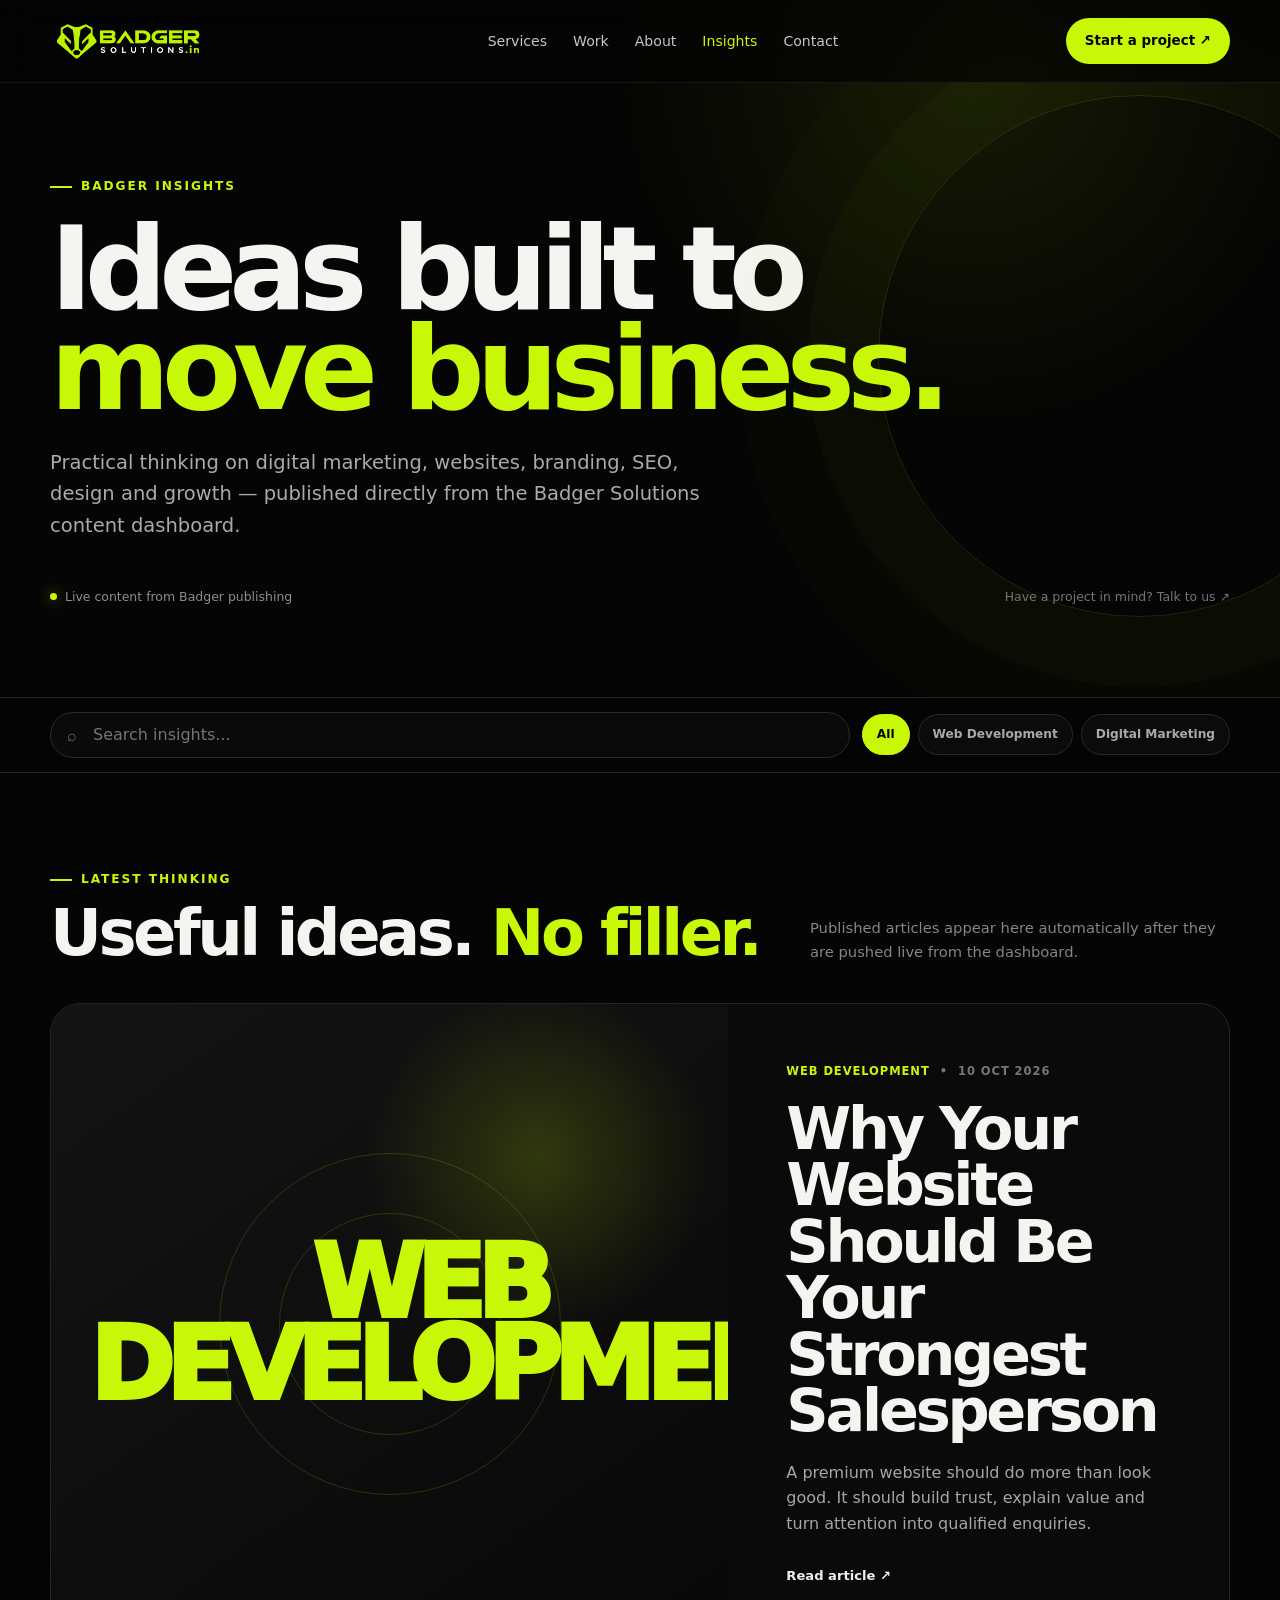
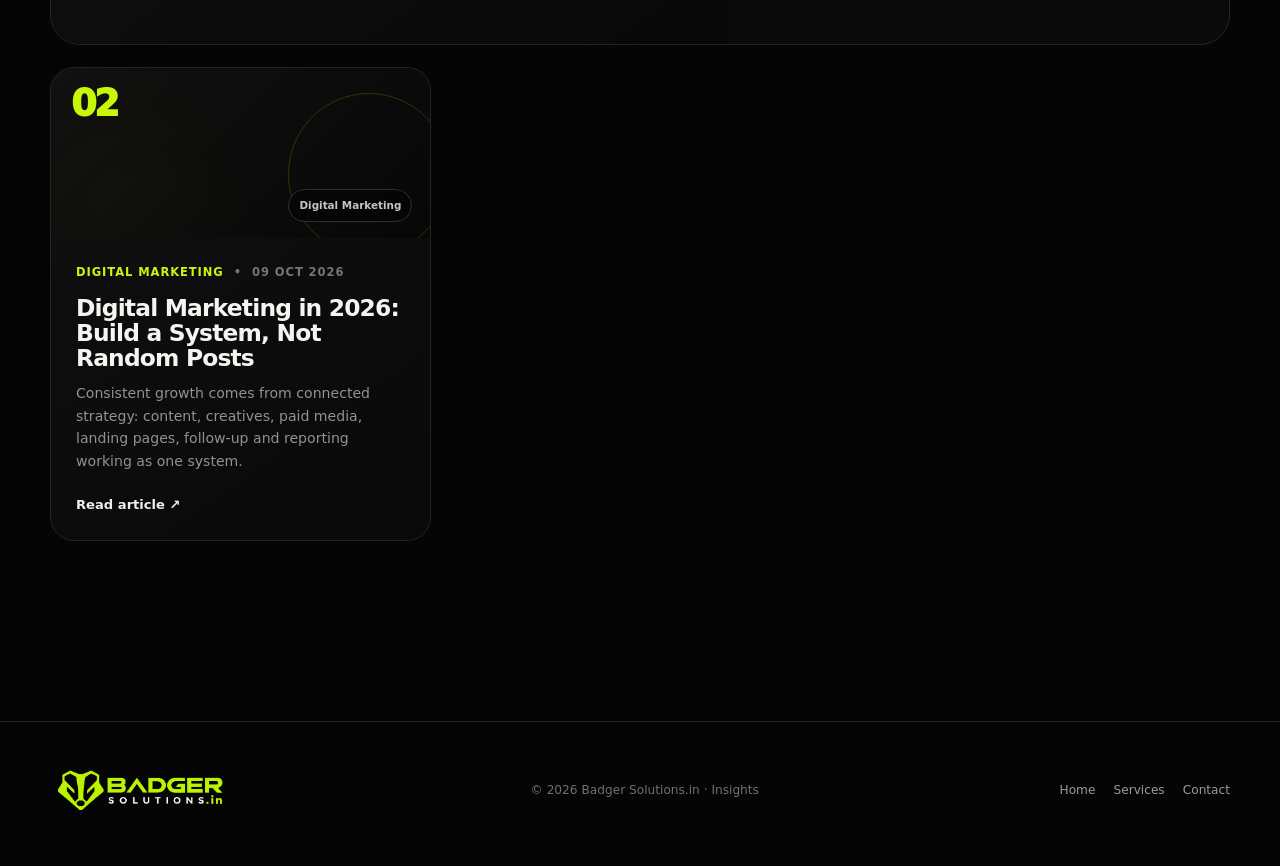
<file: blog.html>
<!DOCTYPE html>
<html lang="en">
<head>
  <meta charset="UTF-8">
  <meta name="viewport" content="width=device-width, initial-scale=1.0">
  <meta name="description" content="Badger Solutions insights on digital marketing, web development, branding, SEO, design and business growth.">
  <meta name="robots" content="index, follow">
  <meta name="theme-color" content="#050505">
  <link rel="canonical" href="https://badgersolutions.in/blog.html">
  <link rel="shortcut icon" href="/favicon.ico?v=7">
  <link rel="icon" type="image/png" sizes="48x48" href="/favicon-48x48.png?v=7">
  <link rel="apple-touch-icon" sizes="180x180" href="/apple-touch-icon.png?v=7">
  <meta property="og:type" content="website">
  <meta property="og:title" content="Insights | Badger Solutions">
  <meta property="og:description" content="Practical ideas on marketing, websites, branding, SEO and growth from Badger Solutions.">
  <meta property="og:url" content="https://badgersolutions.in/blog.html">
  <meta property="og:image" content="https://badgersolutions.in/ChatGPT%20Image%20Sep%2020%2C%202026%2C%2006_45_54%20PM.png">
  <title>Insights | Badger Solutions</title>
  <style>
    :root{--bg:#050505;--panel:#0d0d0d;--soft:#141414;--lime:#c8f808;--text:#f4f4f1;--muted:#a1a1a1;--line:#242424;--max:1180px;--radius:24px}
    *{box-sizing:border-box;margin:0;padding:0}html{scroll-behavior:smooth;scroll-padding-top:92px}body{background:var(--bg);color:var(--text);font-family:Inter,ui-sans-serif,system-ui,-apple-system,BlinkMacSystemFont,"Segoe UI",sans-serif;line-height:1.6;overflow-x:hidden}body::before{content:"";position:fixed;inset:0;pointer-events:none;background:radial-gradient(circle at 76% 8%,rgba(200,248,8,.09),transparent 29%);z-index:-1}a{color:inherit;text-decoration:none}button,input{font:inherit}:where(a,button,input):focus-visible{outline:3px solid var(--lime);outline-offset:4px}.container{width:min(calc(100% - 40px),var(--max));margin-inline:auto}.lime{color:var(--lime)}
    .nav{position:fixed;top:0;left:0;right:0;z-index:100;background:rgba(5,5,5,.76);backdrop-filter:blur(18px);border-bottom:1px solid rgba(255,255,255,.07)}.nav-wrap{height:82px;display:flex;align-items:center;justify-content:space-between;gap:26px}.brand{display:flex;align-items:center;flex-shrink:0}.brand img{width:210px;max-height:52px;object-fit:contain;object-position:left center}.nav-links{display:flex;gap:26px;align-items:center;list-style:none}.nav-links a{color:#c7c7c7;font-size:.88rem;transition:.2s}.nav-links a:hover,.nav-links a.active{color:var(--lime)}.nav-cta{display:inline-flex;align-items:center;justify-content:center;min-height:46px;padding:0 19px;border-radius:999px;background:var(--lime);color:#050505;font-size:.84rem;font-weight:900}.menu{display:none;width:44px;height:44px;border:1px solid var(--line);border-radius:50%;background:#0c0c0c;color:#fff}
    .hero{padding:170px 0 90px;position:relative;overflow:hidden}.hero::after{content:"";position:absolute;width:min(520px,60vw);height:min(520px,60vw);border:1px solid rgba(200,248,8,.14);border-radius:50%;right:-120px;top:95px;box-shadow:0 0 0 70px rgba(200,248,8,.02),0 0 0 140px rgba(200,248,8,.015);pointer-events:none}.eyebrow{display:inline-flex;align-items:center;gap:9px;color:var(--lime);font-size:.76rem;font-weight:900;letter-spacing:.16em;text-transform:uppercase}.eyebrow::before{content:"";width:22px;height:2px;background:var(--lime)}.hero h1{font-size:clamp(3.6rem,9vw,8.8rem);line-height:.87;letter-spacing:-.07em;max-width:1040px;margin:22px 0 28px}.hero p{max-width:660px;color:#aaa;font-size:clamp(1rem,2vw,1.22rem)}.hero-foot{display:flex;justify-content:space-between;gap:25px;align-items:end;margin-top:46px;position:relative;z-index:2}.hero-note{color:#747474;font-size:.78rem;max-width:360px}.live-dot{display:inline-flex;align-items:center;gap:8px;color:#8d8d8d}.live-dot::before{content:"";width:7px;height:7px;border-radius:50%;background:var(--lime);box-shadow:0 0 14px rgba(200,248,8,.6)}
    .toolbar-wrap{position:sticky;top:82px;z-index:60;background:rgba(5,5,5,.9);backdrop-filter:blur(18px);border-block:1px solid var(--line)}.toolbar{min-height:74px;display:flex;align-items:center;gap:12px}.search{position:relative;flex:1;min-width:220px}.search::before{content:"⌕";position:absolute;left:17px;top:11px;color:#737373}.search input{width:100%;height:46px;border:1px solid #2b2b2b;background:#0a0a0a;border-radius:999px;color:#fff;padding:0 18px 0 42px;outline:none}.search input:focus{border-color:var(--lime)}.chips{display:flex;gap:8px;overflow:auto;padding-bottom:1px;scrollbar-width:none}.chips::-webkit-scrollbar{display:none}.chip{border:1px solid #292929;background:#0b0b0b;color:#a9a9a9;border-radius:999px;padding:10px 14px;white-space:nowrap;cursor:pointer;font-size:.76rem;font-weight:800}.chip:hover,.chip.active{background:var(--lime);color:#050505;border-color:var(--lime)}
    section{padding:90px 0}.section-head{display:flex;justify-content:space-between;align-items:end;gap:30px;margin-bottom:40px}.section-head h2{font-size:clamp(2.2rem,5vw,4.2rem);line-height:.95;letter-spacing:-.055em;margin-top:13px}.section-head p{max-width:420px;color:#858585;font-size:.92rem}.loading,.error{border:1px dashed #2b2b2b;border-radius:24px;padding:65px 20px;text-align:center;color:#777}.loading::before{content:"";display:block;width:34px;height:34px;border:2px solid #2b2b2b;border-top-color:var(--lime);border-radius:50%;margin:0 auto 14px;animation:spin .8s linear infinite}@keyframes spin{to{transform:rotate(360deg)}}
    .featured{display:grid;grid-template-columns:1.15fr .85fr;min-height:450px;border:1px solid var(--line);border-radius:30px;overflow:hidden;background:#0a0a0a;transition:.35s}.featured:hover{border-color:rgba(200,248,8,.38);transform:translateY(-4px)}.featured-visual{position:relative;min-height:420px;background:radial-gradient(circle at 72% 24%,rgba(200,248,8,.18),transparent 25%),linear-gradient(145deg,#141414,#080808);overflow:hidden;display:grid;place-items:center}.featured-visual::before,.featured-visual::after{content:"";position:absolute;border:1px solid rgba(200,248,8,.16);border-radius:50%}.featured-visual::before{width:340px;height:340px}.featured-visual::after{width:220px;height:220px}.visual-word{font-size:clamp(3.5rem,8vw,7rem);font-weight:950;letter-spacing:-.09em;color:var(--lime);z-index:2;text-transform:uppercase;max-width:90%;text-align:center;line-height:.8}.featured-copy{padding:clamp(28px,5vw,58px);display:flex;flex-direction:column;justify-content:center}.meta{display:flex;gap:10px;align-items:center;color:#757575;font-size:.72rem;font-weight:800;text-transform:uppercase;letter-spacing:.08em}.meta b{color:var(--lime)}.featured h3{font-size:clamp(2rem,4.6vw,4.1rem);line-height:.96;letter-spacing:-.055em;margin:20px 0}.featured p{color:#a6a6a6}.read{display:inline-flex;gap:9px;align-items:center;margin-top:28px;font-weight:900;font-size:.82rem;color:#eee;background:none;border:0;cursor:pointer;width:max-content}.read:hover{color:var(--lime)}
    .grid{display:grid;grid-template-columns:repeat(3,minmax(0,1fr));gap:18px;margin-top:22px}.card{border:1px solid var(--line);border-radius:24px;overflow:hidden;background:linear-gradient(145deg,#101010,#090909);transition:.35s;display:flex;flex-direction:column;min-height:410px}.card:hover{transform:translateY(-6px);border-color:rgba(200,248,8,.45)}.card-visual{height:170px;position:relative;background:linear-gradient(135deg,#111,#070707);overflow:hidden}.card-visual::before{content:"";position:absolute;width:160px;height:160px;border:1px solid rgba(200,248,8,.18);border-radius:50%;right:-20px;top:25px}.card-visual::after{content:"";position:absolute;width:80px;height:80px;background:var(--lime);filter:blur(70px);opacity:.11;left:25px;bottom:0}.card-index{position:absolute;left:20px;top:18px;color:var(--lime);font-size:2.3rem;line-height:1;font-weight:950;letter-spacing:-.07em}.card-label{position:absolute;right:18px;bottom:16px;border:1px solid #303030;border-radius:999px;background:rgba(5,5,5,.65);backdrop-filter:blur(10px);padding:7px 10px;color:#c5c5c5;font-size:.65rem;font-weight:800}.card-copy{padding:25px;display:flex;flex-direction:column;flex:1}.card h3{font-size:1.46rem;line-height:1.06;letter-spacing:-.035em;margin:15px 0 12px}.card p{color:#929292;font-size:.88rem}.card .read{margin-top:auto;padding-top:22px}.empty{grid-column:1/-1;border:1px dashed #2b2b2b;border-radius:24px;padding:60px 20px;text-align:center;color:#777}.empty b{display:block;color:#ddd;font-size:1.1rem;margin-bottom:4px}
    footer{margin-top:90px;border-top:1px solid var(--line);padding:38px 0 46px}.footer{display:flex;justify-content:space-between;gap:30px;align-items:center}.footer img{width:180px}.footer p{color:#707070;font-size:.76rem}.footer-links{display:flex;gap:18px;color:#9a9a9a;font-size:.76rem}.footer-links a:hover{color:var(--lime)}
    dialog{width:min(860px,calc(100% - 26px));max-height:92vh;border:1px solid #2b2b2b;border-radius:26px;background:#090909;color:#fff;padding:0;box-shadow:0 50px 150px rgba(0,0,0,.8)}dialog::backdrop{background:rgba(0,0,0,.78);backdrop-filter:blur(10px)}.article-head{padding:30px clamp(22px,5vw,50px) 24px;border-bottom:1px solid var(--line);position:relative}.article-head h2{font-size:clamp(2.1rem,5vw,4.5rem);line-height:.95;letter-spacing:-.055em;margin:15px 50px 0 0}.close{position:absolute;right:22px;top:22px;width:42px;height:42px;border:1px solid #2c2c2c;border-radius:50%;background:#111;color:#fff;font-size:1.25rem;cursor:pointer}.article-body{padding:clamp(24px,5vw,50px);font-size:1rem;color:#c4c4c4}.article-body p{margin:0 0 20px}.article-body p:first-child{font-size:1.18rem;color:#ededed}.article-cta{margin-top:36px;padding:24px;border:1px solid rgba(200,248,8,.2);border-radius:18px;background:rgba(200,248,8,.045)}.article-cta strong{color:var(--lime);display:block;margin-bottom:7px}.article-cta a{font-weight:900;color:#fff}.article-cta a:hover{color:var(--lime)}
    @media(max-width:900px){.nav-links{display:none}.menu{display:block}.nav-cta{display:none}.nav-links.open{display:flex;position:absolute;top:82px;left:14px;right:14px;background:#0b0b0b;border:1px solid var(--line);border-radius:18px;padding:18px;flex-direction:column;align-items:stretch}.nav-links.open a{display:block;padding:9px}.hero{padding-top:145px}.featured{grid-template-columns:1fr}.featured-visual{min-height:300px}.grid{grid-template-columns:repeat(2,1fr)}.toolbar{align-items:stretch;flex-direction:column;padding:12px 0}.search{width:100%}.chips{width:100%}.footer{align-items:flex-start;flex-direction:column}}@media(max-width:620px){.container{width:min(calc(100% - 28px),var(--max))}.hero h1{font-size:clamp(3.25rem,17vw,5.2rem)}.hero-foot{align-items:flex-start;flex-direction:column}.section-head{align-items:flex-start;flex-direction:column}.grid{grid-template-columns:1fr}.featured-copy{padding:28px}.featured h3{font-size:2.35rem}.footer-links{flex-wrap:wrap}}
  </style>
</head>
<body>
<header class="nav"><div class="container nav-wrap"><a class="brand" href="index.html" aria-label="Badger Solutions home"><img src="ChatGPT%20Image%20Sep%2020%2C%202026%2C%2006_45_54%20PM.png" width="2172" height="724" alt="Badger Solutions logo"></a><nav aria-label="Blog navigation"><ul class="nav-links" id="navLinks"><li><a href="index.html#services">Services</a></li><li><a href="index.html#work">Work</a></li><li><a href="index.html#about">About</a></li><li><a class="active" href="blog.html">Insights</a></li><li><a href="index.html#contact">Contact</a></li></ul></nav><a class="nav-cta" href="index.html#contact">Start a project ↗</a><button class="menu" id="menuBtn" type="button" aria-label="Open menu">☰</button></div></header>
<main>
  <section class="hero"><div class="container"><span class="eyebrow">Badger Insights</span><h1>Ideas built to<br><span class="lime">move business.</span></h1><p>Practical thinking on digital marketing, websites, branding, SEO, design and growth — published directly from the Badger Solutions content dashboard.</p><div class="hero-foot"><span class="hero-note live-dot">Live content from Badger publishing</span><a class="hero-note" href="index.html#contact">Have a project in mind? Talk to us ↗</a></div></div></section>
  <div class="toolbar-wrap"><div class="container toolbar"><div class="search"><input id="searchInput" type="search" placeholder="Search insights..." aria-label="Search insights"></div><div class="chips" id="categoryButtons" aria-label="Article categories"></div></div></div>
  <section id="articles"><div class="container"><div class="section-head"><div><span class="eyebrow">Latest thinking</span><h2>Useful ideas. <span class="lime">No filler.</span></h2></div><p>Published articles appear here automatically after they are pushed live from the dashboard.</p></div><div id="loading" class="loading">Loading latest articles…</div><div id="content" hidden><div id="featuredWrap"></div><div class="grid" id="postGrid"></div><div class="empty" id="emptyState" hidden><b>No articles found</b>Try another search or category.</div></div></div></section>
</main>
<footer><div class="container footer"><img src="ChatGPT%20Image%20Sep%2020%2C%202026%2C%2006_45_54%20PM.png" alt="Badger Solutions"><p>© <span id="year"></span> Badger Solutions.in · Insights</p><div class="footer-links"><a href="index.html">Home</a><a href="index.html#services">Services</a><a href="index.html#contact">Contact</a></div></div></footer>
<dialog id="articleDialog"><div class="article-head"><div class="meta"><b id="articleCategory"></b><span>•</span><span id="articleDate"></span></div><h2 id="articleTitle"></h2><button class="close" id="closeArticle" type="button" aria-label="Close article">×</button></div><div class="article-body" id="articleBody"></div></dialog>
<script>
(()=>{
  let posts=[],activeCategory='All';
  const $=s=>document.querySelector(s),esc=(v='')=>String(v).replace(/[&<>"']/g,m=>({'&':'&amp;','<':'&lt;','>':'&gt;','"':'&quot;',"'":'&#039;'}[m]));
  const dateLabel=v=>{const d=new Date(v+'T00:00:00');return Number.isNaN(d.getTime())?v:d.toLocaleDateString('en-IN',{day:'2-digit',month:'short',year:'numeric'})};
  const dialog=$('#articleDialog');
  $('#year').textContent=new Date().getFullYear();
  async function load(){try{const r=await fetch('blog-data.json?ts='+Date.now(),{cache:'no-store'});if(!r.ok)throw new Error('Unable to load live posts');const data=await r.json();posts=(Array.isArray(data.posts)?data.posts:[]).filter(p=>p.status==='published').sort((a,b)=>String(b.updated).localeCompare(String(a.updated)));buildCategories();render();$('#loading').hidden=true;$('#content').hidden=false;openFromUrl()}catch(err){$('#loading').className='error';$('#loading').innerHTML='<b style="display:block;color:#ddd;margin-bottom:6px">Insights are temporarily unavailable</b>Please refresh the page shortly.'}}
  function buildCategories(){const cats=['All',...new Set(posts.map(p=>p.category))];$('#categoryButtons').innerHTML=cats.map(c=>`<button class="chip ${c===activeCategory?'active':''}" type="button" data-cat="${esc(c)}">${esc(c)}</button>`).join('')}
  function current(){const q=$('#searchInput').value.trim().toLowerCase();return posts.filter(p=>(activeCategory==='All'||p.category===activeCategory)&&(!q||p.title.toLowerCase().includes(q)||p.excerpt.toLowerCase().includes(q)||p.category.toLowerCase().includes(q)))}
  function visualWord(p){return (p.category||'Insight').split(/\s+/).slice(0,2).join(' ')}
  function render(){const list=current(),feature=list[0],rest=list.slice(1);$('#featuredWrap').innerHTML=feature?`<article class="featured"><div class="featured-visual"><span class="visual-word">${esc(visualWord(feature))}</span></div><div class="featured-copy"><div class="meta"><b>${esc(feature.category)}</b><span>•</span><span>${dateLabel(feature.updated)}</span></div><h3>${esc(feature.title)}</h3><p>${esc(feature.excerpt)}</p><button class="read" type="button" data-read="${feature.id}">Read article ↗</button></div></article>`:'';$('#postGrid').innerHTML=rest.map((p,i)=>`<article class="card"><div class="card-visual"><span class="card-index">${String(i+2).padStart(2,'0')}</span><span class="card-label">${esc(p.category)}</span></div><div class="card-copy"><div class="meta"><b>${esc(p.category)}</b><span>•</span><span>${dateLabel(p.updated)}</span></div><h3>${esc(p.title)}</h3><p>${esc(p.excerpt)}</p><button class="read" type="button" data-read="${p.id}">Read article ↗</button></div></article>`).join('');$('#emptyState').hidden=list.length>0;$('#featuredWrap').hidden=!list.length;buildCategories()}
  function openArticle(id,push=true){const p=posts.find(x=>x.id===id);if(!p)return;$('#articleCategory').textContent=p.category;$('#articleDate').textContent=dateLabel(p.updated);$('#articleTitle').textContent=p.title;$('#articleBody').innerHTML=p.content.split(/\n\s*\n/).filter(Boolean).map(t=>`<p>${esc(t).replace(/\n/g,'<br>')}</p>`).join('')+'<div class="article-cta"><strong>Need help applying this to your business?</strong><a href="index.html#contact">Start a conversation with Badger Solutions ↗</a></div>';dialog.showModal();if(push){const u=new URL(location.href);u.searchParams.set('post',p.slug);history.pushState({},'',u)}}
  function openFromUrl(){const slug=new URLSearchParams(location.search).get('post');if(slug){const p=posts.find(x=>x.slug===slug);if(p)openArticle(p.id,false)}}
  document.addEventListener('click',e=>{const read=e.target.closest('[data-read]');if(read)openArticle(read.dataset.read);const cat=e.target.closest('[data-cat]');if(cat){activeCategory=cat.dataset.cat;render()}});
  $('#searchInput').addEventListener('input',render);$('#closeArticle').addEventListener('click',()=>{dialog.close();const u=new URL(location.href);u.searchParams.delete('post');history.replaceState({},'',u)});dialog.addEventListener('click',e=>{if(e.target===dialog)$('#closeArticle').click()});
  const menu=$('#menuBtn'),nav=$('#navLinks');menu.addEventListener('click',()=>{nav.classList.toggle('open');menu.textContent=nav.classList.contains('open')?'×':'☰'});nav.querySelectorAll('a').forEach(a=>a.addEventListener('click',()=>{nav.classList.remove('open');menu.textContent='☰'}));
  load();
})();
</script>
</body>
</html>
</file>
<file: assets/site.css>
:root{--black:#050505;--panel:#111;--lime:#c8f808;--white:#f5f6f0;--muted:#b3b5ae;--line:#2a2d26;--max:1180px}*{box-sizing:border-box}html{scroll-behavior:smooth}body{margin:0;background:var(--black);color:var(--white);font:16px/1.65 Inter,ui-sans-serif,system-ui,-apple-system,"Segoe UI",sans-serif}a{color:inherit;text-decoration:none}img{max-width:100%;display:block}button,input,select,textarea{font:inherit}button{cursor:pointer}:focus-visible{outline:3px solid var(--lime);outline-offset:3px}.wrap{width:min(calc(100% - 42px),var(--max));margin:auto}.skip{position:absolute;left:16px;top:-60px;z-index:30;background:var(--lime);color:#050505;padding:9px}.skip:focus{top:12px}.nav{position:sticky;top:0;background:rgba(5,5,5,.94);backdrop-filter:blur(16px);border-bottom:1px solid var(--line);z-index:20}.nav-inner{height:80px;display:flex;align-items:center;justify-content:space-between;gap:22px}.brand{display:flex;align-items:center;font-size:1.32rem;letter-spacing:-.055em;line-height:1;font-weight:950;white-space:nowrap}.brand .brand-second{color:var(--lime);margin-left:.29em}.menu{display:flex;align-items:center;gap:28px}.menu>a,.drop-trigger{color:#d1d3cd;font-size:.9rem;font-weight:650}.menu>a:hover,.drop-trigger:hover,.menu .active{color:var(--lime)}.drop{position:relative}.drop-trigger{display:flex;align-items:center;gap:6px;padding:12px 0}.drop-menu{display:none;position:absolute;top:100%;left:-20px;width:275px;padding:12px;background:#121411;border:1px solid #3a4030;border-radius:16px;box-shadow:0 18px 50px #000b}.drop:hover .drop-menu,.drop:focus-within .drop-menu,.drop.open .drop-menu{display:grid}.drop-menu a{padding:10px 12px;border-radius:8px;font-size:.86rem}.drop-menu a:hover{background:#252a1c;color:var(--lime)}.nav-toggle{display:none;background:transparent;color:white;border:1px solid var(--line);border-radius:9px;padding:9px 13px}.eyebrow{color:var(--lime);text-transform:uppercase;font-size:.76rem;font-weight:850;letter-spacing:.18em}.eyebrow::before{content:"";display:inline-block;background:var(--lime);width:22px;height:2px;vertical-align:middle;margin-right:11px}h1,h2,h3,p{margin-top:0}h1,h2,h3{line-height:1.08;letter-spacing:-.05em}h1{font-size:clamp(3.4rem,7vw,7rem);margin:22px 0}h2{font-size:clamp(2.35rem,4.6vw,4.4rem);margin:15px 0 22px}h3{font-size:1.55rem}p{color:var(--muted)}.lead{font-size:1.14rem;max-width:650px}.lime{color:var(--lime)}section{padding:96px 0}.hero{padding:105px 0 110px;min-height:690px;display:grid;align-items:center}.hero-grid,.two{display:grid;grid-template-columns:1fr 1fr;gap:65px;align-items:center}.hero-grid{grid-template-columns:1.13fr .87fr}.hero-art,.feature-img{width:100%;height:100%;min-height:420px;object-fit:cover;border-radius:24px;border:1px solid var(--line)}.hero-art{min-height:480px}.actions{display:flex;gap:13px;flex-wrap:wrap;margin-top:32px}.btn{display:inline-flex;align-items:center;justify-content:center;padding:14px 23px;min-height:50px;border:1px solid var(--lime);background:var(--lime);color:#050505;font-weight:850;border-radius:100px;transition:.2s}.btn:hover{transform:translateY(-2px);box-shadow:0 10px 32px #c8f80822}.btn.outline{color:var(--white);background:transparent;border-color:#555}.btn.outline:hover{border-color:var(--lime)}.dark-band{background:#0b0c0a;border-block:1px solid var(--line)}.section-top{display:flex;align-items:end;justify-content:space-between;gap:24px;margin-bottom:36px}.section-top h2{max-width:760px}.grid3{display:grid;grid-template-columns:repeat(3,1fr);gap:18px}.grid2{display:grid;grid-template-columns:repeat(2,1fr);gap:22px}.card{border:1px solid var(--line);border-radius:21px;padding:28px;background:linear-gradient(145deg,#151712,#0a0b09);transition:.2s;overflow:hidden}.card:hover{border-color:#789a22;transform:translateY(-4px)}.card h3{margin:12px 0}.card p{font-size:.94rem}.card img{width:100%;height:180px;object-fit:cover;border-radius:12px;margin-bottom:20px}.card .arrow{display:inline-block;margin-top:10px;color:var(--lime);font-weight:800}.service-card{padding:15px}.service-card .content{padding:7px 11px 15px}.service-card img{height:200px}.industry-card{padding:12px 12px 22px}.industry-card img{height:160px}.industry-card h3{padding:0 12px}.checks{list-style:none;padding:0;display:grid;gap:13px}.checks li{padding:13px 16px;border-bottom:1px solid var(--line);color:#d5d5cf}.checks li::before{content:"↗";color:var(--lime);margin-right:13px}.page-hero{padding:112px 0 68px;border-bottom:1px solid var(--line)}.page-hero h1{max-width:930px;font-size:clamp(3rem,6vw,6rem)}.page-hero p{max-width:760px}.small{font-size:.82rem}.pill{display:inline-block;border:1px solid #444;padding:6px 12px;border-radius:30px;color:#d1d5ca;font-size:.81rem;margin:4px}.steps{counter-reset:steps;display:grid;grid-template-columns:repeat(4,1fr);gap:18px}.step{padding:25px;border-top:2px solid var(--lime);background:#10110e;border-radius:0 0 17px 17px}.step::before{counter-increment:steps;content:"0" counter(steps);display:block;color:var(--lime);font-size:1.8rem;font-weight:900;margin-bottom:20px}.cta{background:var(--lime);padding:67px 0;color:#050505}.cta p,.cta h2{color:#050505}.cta .btn{background:#050505;border-color:#050505;color:var(--lime)}.form-grid{display:grid;grid-template-columns:1.12fr .88fr;gap:45px}.form{display:grid;grid-template-columns:1fr 1fr;gap:17px}.field{display:grid;gap:7px}.field.wide{grid-column:1/-1}.field label{font-size:.85rem;font-weight:750}.field input,.field select,.field textarea{width:100%;border:1px solid #45483e;background:#151613;border-radius:10px;color:#fff;padding:14px}.field textarea{min-height:135px;resize:vertical}.form button{justify-self:start}.details{padding:30px;border:1px solid var(--line);background:#10120f;border-radius:22px}.details a{color:var(--lime)}.footer{padding:62px 0 25px;border-top:1px solid var(--line);background:#0b0b0b}.foot-grid{display:grid;grid-template-columns:2fr 1fr 1fr;gap:50px}.foot-grid h4{margin:0 0 14px}.foot-grid a:not(.brand){display:block;color:#bbb;margin:9px 0;font-size:.9rem}.foot-grid a:hover{color:var(--lime)}.foot-bottom{margin-top:45px;padding-top:20px;border-top:1px solid var(--line);color:#969a90;font-size:.8rem}.blog-list{display:grid;grid-template-columns:repeat(2,1fr);gap:20px}.blog-meta{color:var(--lime);font-size:.76rem;text-transform:uppercase;font-weight:850;letter-spacing:.09em}.article{max-width:810px;margin:auto}.article-body p{white-space:pre-line;color:#d0d2ca;font-size:1.05rem}.muted{color:var(--muted)}@media(max-width:900px){.hero-grid,.two,.form-grid{grid-template-columns:1fr}.hero{min-height:auto}.hero-art{min-height:320px;max-height:450px}.steps{grid-template-columns:repeat(2,1fr)}.grid3{grid-template-columns:repeat(2,1fr)}.foot-grid{grid-template-columns:1.5fr 1fr}.nav-toggle{display:block}.menu{display:none;position:absolute;top:80px;left:0;right:0;background:#090a08;padding:22px;flex-direction:column;align-items:stretch;border-bottom:1px solid var(--line);gap:8px}.menu.open{display:flex}.drop-menu{position:static;box-shadow:none;width:100%;margin-top:6px}.drop:hover .drop-menu{display:none}.drop.open .drop-menu{display:grid}}@media(max-width:610px){section{padding:68px 0}.hero{padding:75px 0}.grid3,.grid2,.blog-list,.steps,.foot-grid,.form{grid-template-columns:1fr}.section-top{display:block}.hero-art{min-height:280px}.page-hero{padding:72px 0 50px}.brand{font-size:1.12rem}.field.wide{grid-column:auto}}@media(prefers-reduced-motion:reduce){html{scroll-behavior:auto}*{transition:none!important}}
/* Shared floating social dock and contact-button contrast */
.social-dock{position:fixed;right:0;top:50%;transform:translateY(-50%);z-index:19;display:flex;flex-direction:column;gap:2px;padding:10px 8px;background:rgba(14,16,12,.92);border:1px solid rgba(200,248,8,.23);border-right:0;border-radius:16px 0 0 16px;box-shadow:0 10px 34px rgba(0,0,0,.4);backdrop-filter:blur(18px)}.social-dock a{width:40px;height:40px;display:grid;place-items:center;border-radius:10px;color:#ecf4d2;transition:background .2s,color .2s,transform .2s}.social-dock a:hover,.social-dock a:focus-visible{background:var(--lime);color:#050505;transform:translateX(-3px)}.social-dock svg{width:21px;height:21px;fill:currentColor}.social-dock .social-whatsapp{color:#c8f808}.social-dock .social-whatsapp:hover{color:#050505}.details a.btn,.details a.btn:visited{color:#050505;background:#c8f808;border-color:#c8f808;font-weight:900;text-shadow:none;white-space:normal;text-align:center;line-height:1.3}.details a.btn:hover,.details a.btn:focus-visible{color:#050505;background:#e0ff6a;border-color:#e0ff6a}.hero-art{object-position:center center;filter:saturate(.88) contrast(1.05)}.feature-img{object-position:center center;filter:saturate(.88) contrast(1.04)}@media(max-width:680px){.social-dock{top:auto;bottom:18px;right:12px;transform:none;border:1px solid rgba(200,248,8,.25);border-radius:16px;flex-direction:row;padding:6px;gap:2px}.social-dock a{width:39px;height:39px}.social-dock a:hover{transform:translateY(-2px)}.social-dock svg{width:19px;height:19px}}
</file>
